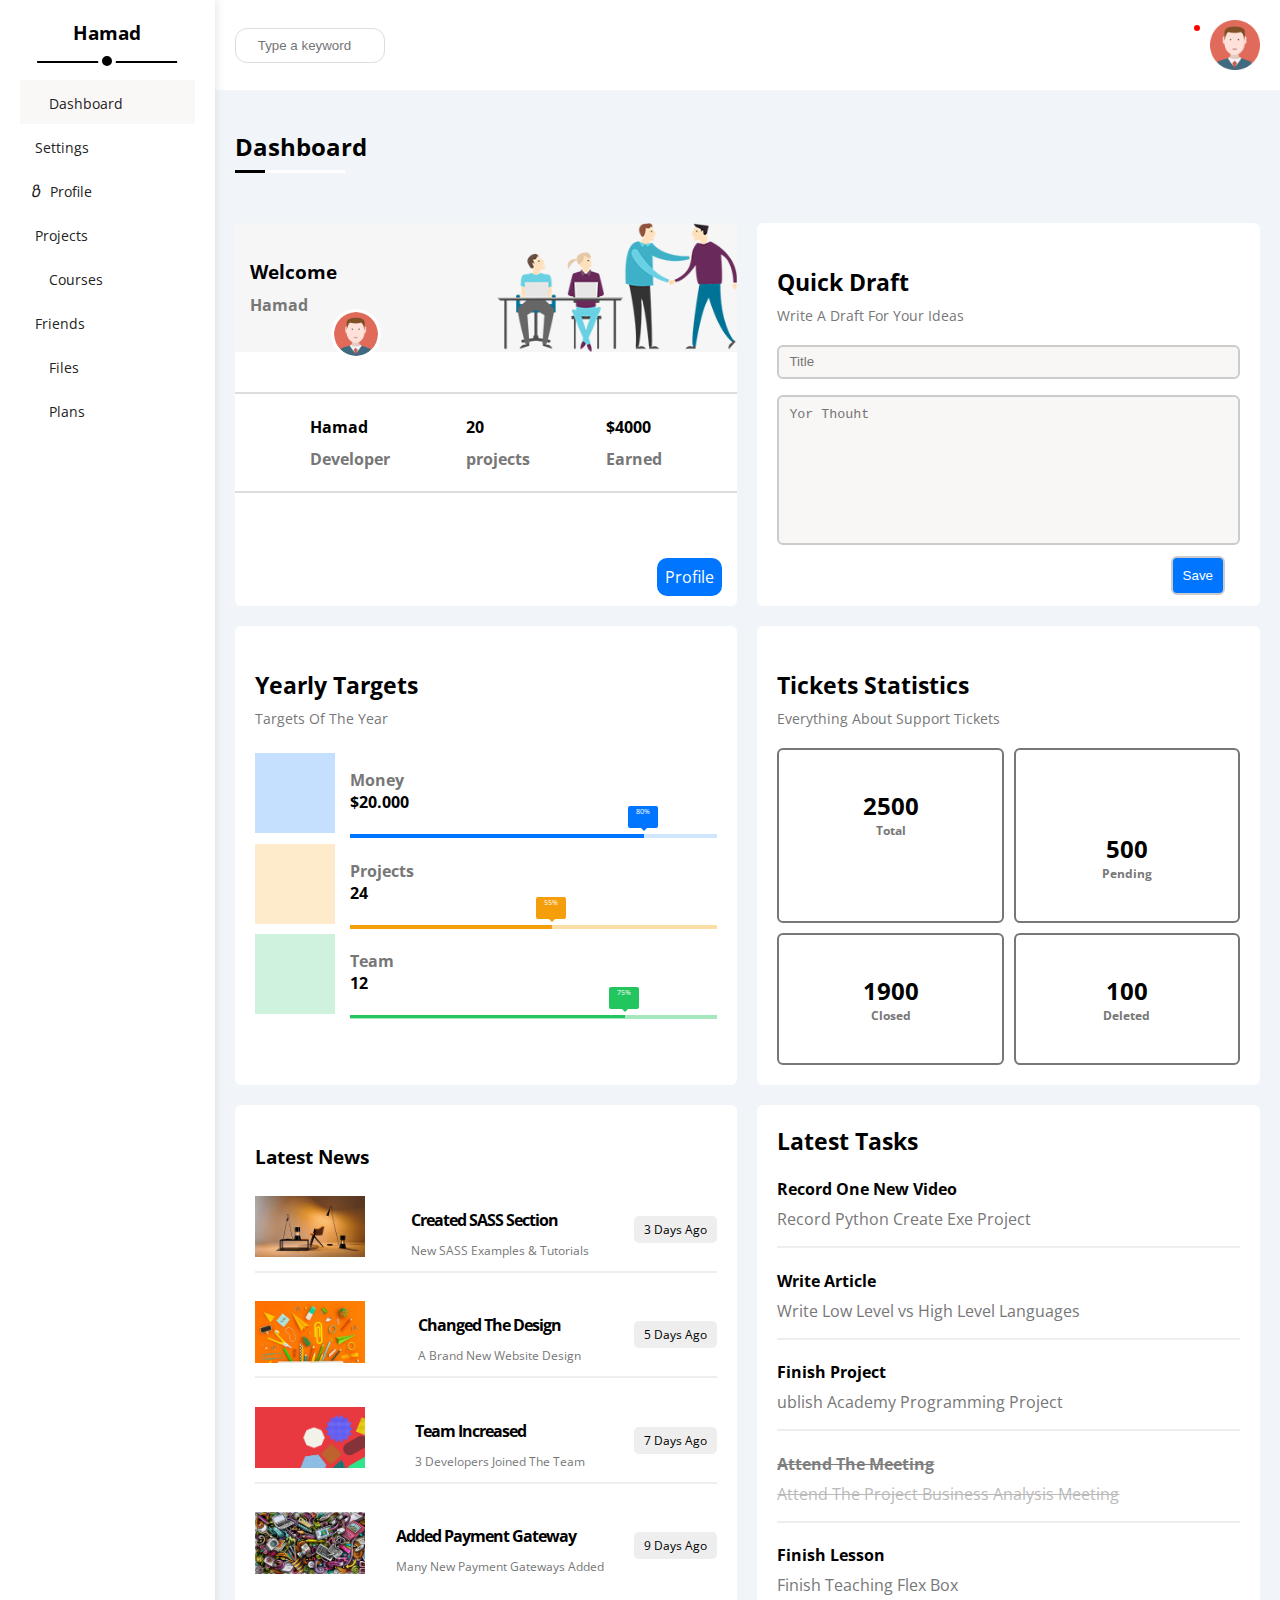
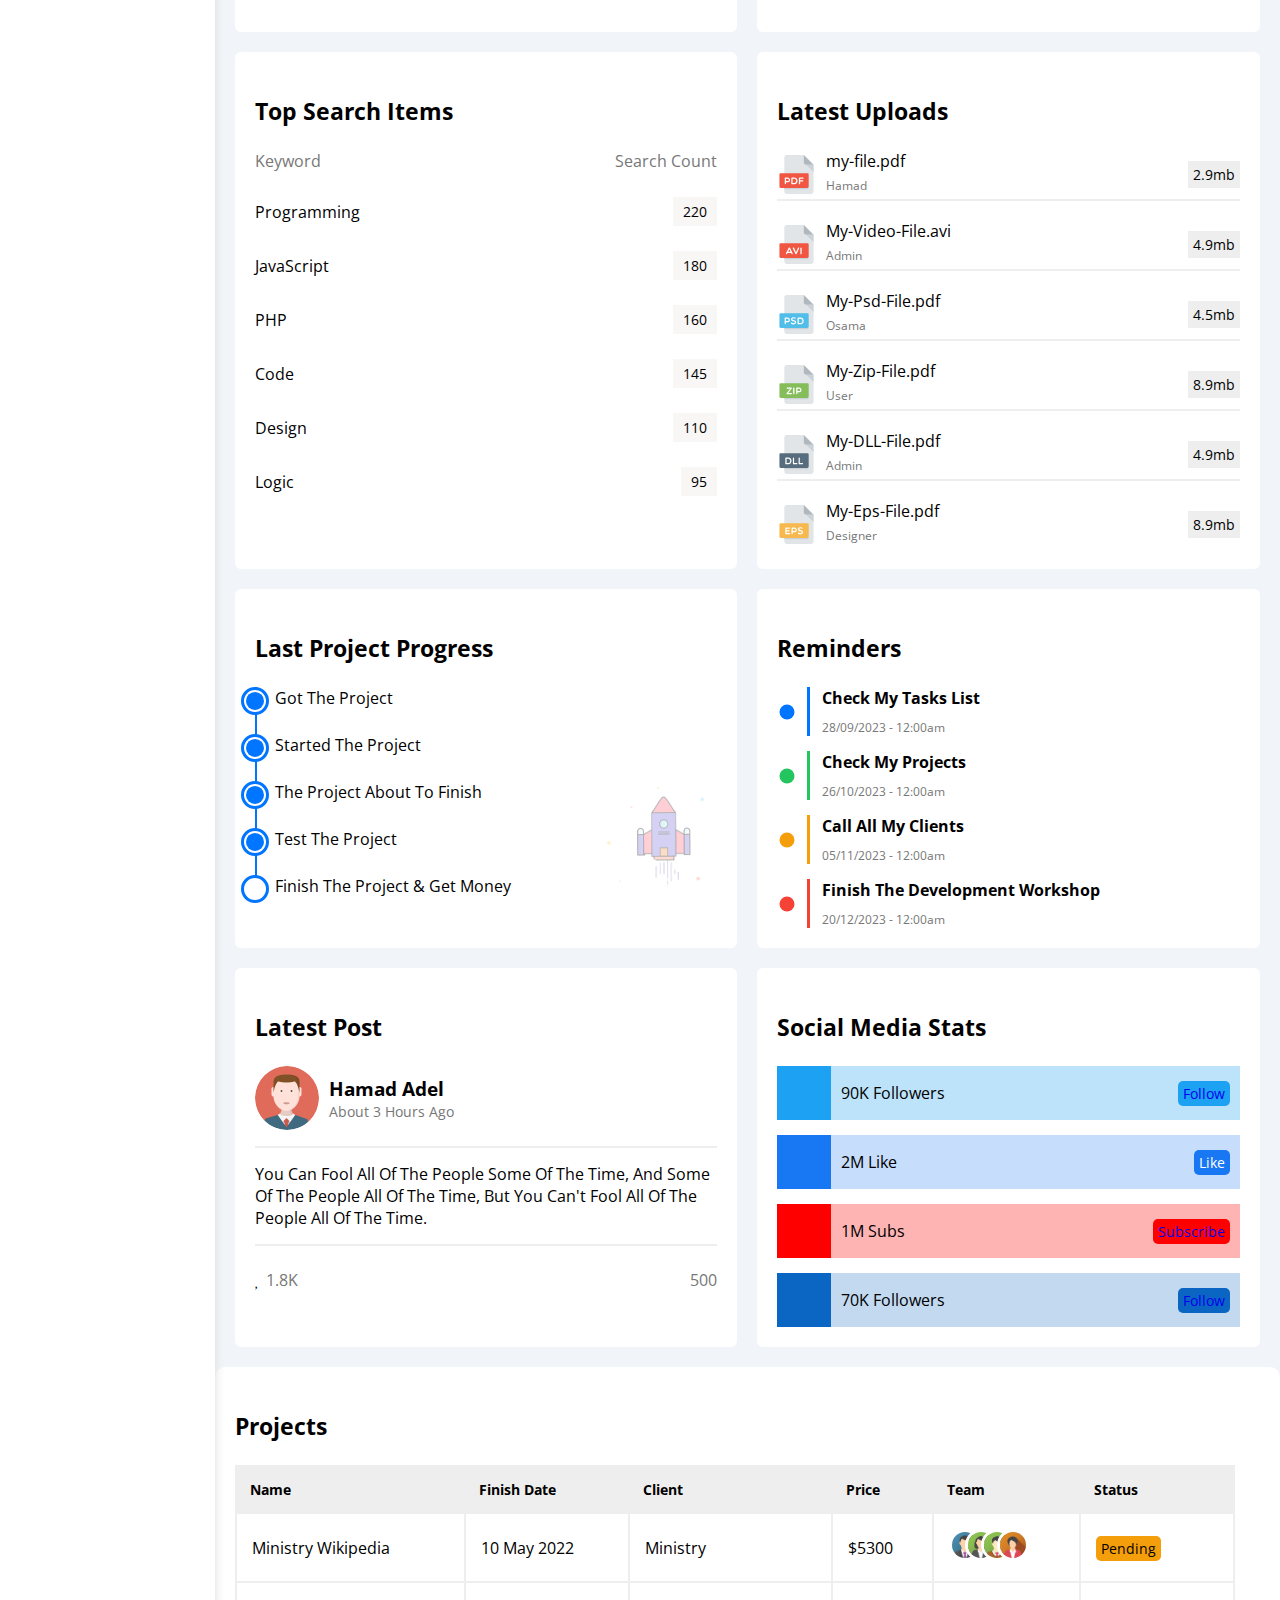
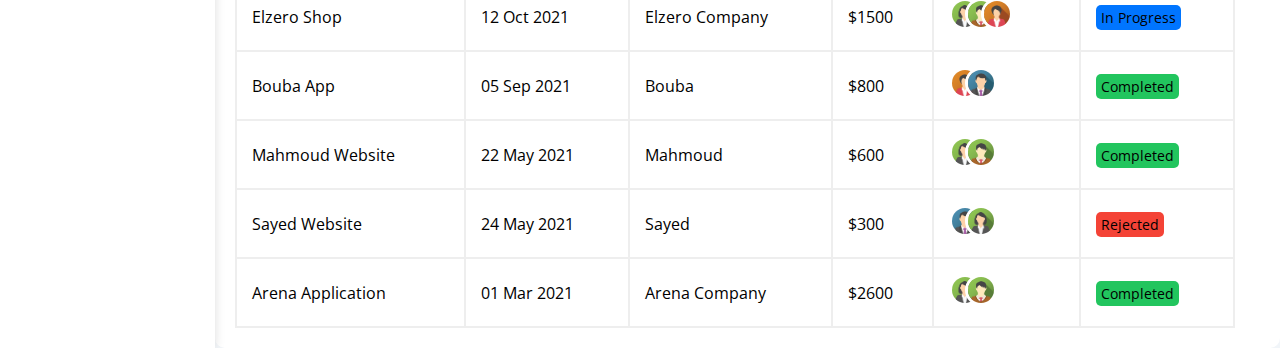
<file: index.html>
<!DOCTYPE html>
<html lang="en">
<head>
    <meta charset="UTF-8">
    <meta http-equiv="X-UA-Compatible" content="IE=edge">
    <meta name="viewport" content="width=device-width, initial-scale=1.0">
    <title>Dashboard</title>
    <link rel="stylesheet" href="css/framework.css">
    <link rel="stylesheet" href="css/master.css">
    <link rel="stylesheet" href="css/all.min.css">
    <link rel="preconnect" href="https://fonts.googleapis.com">
    <link rel="preconnect" href="https://fonts.gstatic.com" crossorigin>
    <link href="https://fonts.googleapis.com/css2?family=Open+Sans:wght@300;400;500;600;700;800&family=Poppins:ital,wght@0,100;0,200;0,300;0,400;0,500;0,600;0,700;0,800;0,900;1,100;1,200;1,300;1,400;1,500;1,600;1,700;1,800;1,900&family=Work+Sans:wght@200;500;700;800;900&display=swap" rel="stylesheet">
    <link rel="stylesheet" href="https://cdnjs.cloudflare.com/ajax/libs/font-awesome/6.4.0/css/all.min.css" integrity="sha512-iecdLmaskl7CVkqkXNQ/ZH/XLlvWZOJyj7Yy7tcenmpD1ypASozpmT/E0iPtmFIB46ZmdtAc9eNBvH0H/ZpiBw==" crossorigin="anonymous" referrerpolicy="no-referrer" />
</head>
<body>
    <div class="page d-flex">
        <div class="sidebar p-20 p-relative">
            <h3>Hamad</h3>
            <ul class="ul">
                <li>
                    <a class="active" href="index.html">
                        <i class="fa-regular fa-chart-bar"></i>
                        <span>Dashboard</span>
                    </a>
                </li>
                <li>
                    <a href="settings.html">
                        <i class="fa-solid fa-gear"></i>
                        <span>Settings</span>
                    </a>
                </li>
                <li>
                    <a href="profile.html">
                        <i class="fa-solid fa-user-alt"></i>
                        <span>Profile</span>
                    </a>
                </li>
                <li>
                    <a href="projects.html">
                        <i class="fa-solid fa-diagram-project"></i>
                        <span>Projects</span>
                    </a>
                </li>
                <li>
                    <a href="courses.html">
                        <i class="fa-solid fa-graduation-cap"></i>
                        <span>Courses</span>
                    </a>
                </li>
                <li>
                    <a href="friends.html">
                        <i class="fa-solid fa-user-group"></i>
                        <span>Friends</span>
                    </a>
                </li>
                <li>
                    <a href="files.html">
                        <i class="fa-regular fa-file"></i>
                        <span>Files</span>
                    </a>
                </li>
                <li>
                    <a href="plans.html">
                        <i class="fa-solid fa-credit-card"></i>
                        <span>Plans</span>
                    </a>
                </li>
            </ul>
        </div>
        <div class="content ">
            <div class="head d-flex align-c justify-s bg-white p-20">
                <form action="">
                    <i class="fa-solid fa-magnifying-glass"></i>
                    <input type="search" placeholder="Type a keyword">
                </form>
                <div class="image-holder d-flex align-c">
                    <i class="fa-regular fa-bell"></i>
                    <img src="images2/avatar.png" alt="">
                </div>
            </div>
            <div class="text p-20">
                <h2>Dashboard</h2>
            </div>  
            <div class="wrapper d-grid p-20 gap-20">
                <div class="welcome bg-white rad-6">
                    <div class="saqf">
                        <div class="txt">
                            <h3>Welcome <span>Hamad</span></h3>
                        </div>
                        <img src="images2/welcome.png" alt="">
                    </div>
                    <div class="image-avatar">
                        <img src="images2/avatar.png" alt="">
                    </div>
                    <div class="info">
                        <div class="name">
                            <h4>Hamad <span>Developer</span></h4>
                        </div>
                        <div class="num-project">
                            <h4>20 <span>projects</span></h4>
                        </div>
                        <div class="earn">
                            <h4>$4000 <span>Earned</span></h4>
                        </div>
                    </div>
                    <a class="rad-10" href="profile.html">Profile</a>
                </div>
                <div class="quick bg-white p-20 rad-6">
                    <div class="saqf-text">
                        <h3>Quick Draft</h3>
                        <p>Write A Draft For Your Ideas</p>
                    </div>
                    <div class="input">
                        <form action="" class="w-full">
                        <input type="text" placeholder="Title">
                        <textarea placeholder="Yor Thouht"></textarea>
                        <input type="submit" value="Save">
                        </form>
                    </div>
                </div>
                <div class="targets bg-white p-20 rad-6">
                    <div class="saqf-text">
                        <h3>Yearly Targets</h3>
                        <p>Targets Of The Year</p>
                    </div>
                    <div class="progresses">
                        <div class="progress">
                            <i class="fa-solid fa-dollar"></i>
                            <div class="info">
                                <h4>Money <span>$20.000</span></h4>
                                <div class="prog">
                                    <span width="80%"></span>
                                </div>
                            </div>
                        </div>
                        <div class="progress">
                            <i class="fa-solid fa-code"></i>
                            <div class="info">
                                <h4>Projects <span>24</span></h4>
                                <div class="prog" width="100%">
                                    <span></span>
                                </div>
                            </div>
                        </div>
                        <div class="progress">
                            <i class="fa-solid fa-user"></i>
                            <div class="info">
                                <h4>Team <span>12</span></h4>
                                <div class="prog">
                                    <span width="80%"></span>
                                </div>
                            </div>
                        </div>
                    </div>
                </div>
                <div class="tickets-statistics bg-white p-20 rad-6">
                    <div class="saqf-text">
                        <h3>Tickets Statistics</h3>
                        <p>Everything About Support Tickets</p>
                        <div class="tickets d-grid">
                            <div class="ticket">
                                <i class="fa-regular fa-rectangle-list fa-2x mb-10 c-orange"></i>
                                <h3>2500 <span>Total</span></h3>
                            </div>
                            <div class="ticket">
                                <i class="fa-solid fa-spinner fa-2x mb-10 c-blue"></i>
                                <h3>500 <span>Pending</span></h3>
                            </div>
                            <div class="ticket">
                                <i class="fa-regular fa-circle-check fa-2x mb-10 c-green"></i>
                                <h3>1900 <span>Closed</span></h3>
                            </div>
                            <div class="ticket">
                                <i class="fa-regular fa-rectangle-xmark fa-2x mb-10 c-red"></i>
                                <h3>100 <span>Deleted</span></h3>
                            </div>
                        </div>
                    </div>
                </div>
                <div class="latest-news p-20 bg-white rad-6">
                    <h3>Latest News</h3>
                    <div class="news">
                        <div class="new">
                            <div class="image">
                                <img src="images2/news-01.png" alt="">
                            </div>
                            <div class="text">
                                <h4>Created SASS Section</h4>
                                <p>New SASS Examples & Tutorials</p>
                            </div>
                            <div class="time"><span>3 Days Ago</span></div>
                        </div>
                        <div class="new">
                            <div class="image">
                                <img src="images2/news-02.png" alt="">
                            </div>
                            <div class="text">
                                <h4>Changed The Design</h4>
                                <p>A Brand New Website Design</p>
                            </div>
                            <div class="time"><span>5 Days Ago</span></div>
                        </div>
                        <div class="new">
                            <div class="image">
                                <div class="image">
                                    <img src="images2/news-03.png" alt="">
                                </div>
                            </div>
                            <div class="text">
                                <h4>Team Increased</h4>
                                <p>3 Developers Joined The Team</p>
                            </div>
                            <div class="time"><span>7 Days Ago</span></div>
                        </div>
                        <div class="new">
                            <div class="image">
                                <img src="images2/news-04.png" alt="">
                            </div>
                            <div class="text">
                                <h4>Added Payment Gateway</h4>
                                <p>Many New Payment Gateways Added</p>
                            </div>
                            <div class="time"><span>9 Days Ago</span></div>
                        </div>
                    </div>
                </div>
                <div class="latest-tasks p-20 bg-white rad-6">
                    <div class="saqf-text">
                        <h3>Latest Tasks</h3>
                    </div>
                    <div class="tasks">
                        <div class="task">
                            <div class="text">
                                <h4>Record One New Video</h4>
                                <p>Record Python Create Exe Project</p>
                            </div>
                            <i class="fa-regular fa-trash-can delete"></i>
                        </div>
                        <div class="task">
                            <div class="text">
                                <h4>Write Article</h4>
                                <p>Write Low Level vs High Level Languages</p>
                            </div>
                            <i class="fa-regular fa-trash-can delete"></i>
                        </div>
                        <div class="task">
                            <div class="text">
                                <h4>Finish Project</h4>
                                <p>ublish Academy Programming Project</p>
                            </div>
                            <i class="fa-regular fa-trash-can delete"></i>
                        </div>
                        <div class="task">
                            <div class="text">
                                <h4><del>Attend The Meeting</del></h4>
                                <p><del>Attend The Project Business Analysis Meeting</del></p>
                            </div>
                            <i class="fa-regular fa-trash-can delete"></i>
                        </div>
                        <div class="task">
                            <div class="text">
                                <h4>Finish Lesson</h4>
                                <p>Finish Teaching Flex Box</p>
                            </div>
                            <i class="fa-regular fa-trash-can delete"></i>
                        </div>
                        
                    </div>
                </div>
                <div class="top-search p-20 bg-white rad-6">
                    <div class="saqf-text">
                        <h3>Top Search Items</h3>
                    </div>
                    <div class="comparative">
                        <div class="comparative-items">
                            <span>Keyword</span>
                            <span>Search Count</span>
                        </div>
                        <div class="copare">
                            <span>Programming</span>
                            <span>220</span>
                        </div>
                        <div class="copare">
                            <span>JavaScript</span>
                            <span>180</span>
                        </div>
                        <div class="copare">
                            <span>PHP</span>
                            <span>160</span>
                        </div>
                        <div class="copare">
                            <span>Code</span>
                            <span>145</span>
                        </div>
                        <div class="copare">
                            <span>Design</span>
                            <span>110</span>
                        </div>
                        <div class="copare">
                            <span>Logic</span>
                            <span>95</span>
                        </div>
                    </div>
                    
                </div>
                <div class="latest-uploads p-20 bg-white rad-6">
                    <div class="saqf-text">
                        <h3>Latest Uploads</h3>
                    </div>
                    <div class="uploads">
                        <div class="upload flex-between">
                            <div class="icontext d-flex align-c ">
                                <img src="images2/pdf.svg" alt="">
                                <div class="info">
                                <span>my-file.pdf</span>
                                <span>Hamad</span>
                                </div>
                            </div>
                            <div class="size">
                                <span>2.9mb</span>
                            </div>
                        </div>
                        <div class="upload flex-between">
                            <div class="icontext d-flex align-c ">
                                <img src="images2/avi.svg" alt="">
                                <div class="info">
                                <span>My-Video-File.avi</span>
                                <span>Admin</span>
                                </div>
                            </div>
                            <div class="size">
                                <span>4.9mb</span>
                            </div>
                        </div>
                        <div class="upload flex-between">
                            <div class="icontext d-flex align-c ">
                                <img src="images2/psd.svg" alt="">
                                <div class="info">
                                <span>My-Psd-File.pdf</span>
                                <span>Osama</span>
                                </div>
                            </div>
                            <div class="size">
                                <span>4.5mb</span>
                            </div>
                        </div>
                        <div class="upload flex-between">
                            <div class="icontext d-flex align-c ">
                                <img src="images2/zip.svg" alt="">
                                <div class="info">
                                <span>My-Zip-File.pdf</span>
                                <span>User</span>
                                </div>
                            </div>
                            <div class="size">
                                <span>8.9mb</span>
                            </div>
                        </div>
                        <div class="upload flex-between">
                            <div class="icontext d-flex align-c ">
                                <img src="images2/dll.svg" alt="">
                                <div class="info">
                                <span>My-DLL-File.pdf</span>
                                <span>Admin</span>
                                </div>
                            </div>
                            <div class="size">
                                <span>4.9mb</span>
                            </div>
                        </div>
                        <div class="upload flex-between">
                            <div class="icontext d-flex align-c ">
                                <img src="images2/eps.svg" alt="">
                                <div class="info">
                                <span>My-Eps-File.pdf</span>
                                <span>Designer</span>
                                </div>
                            </div>
                            <div class="size">
                                <span>8.9mb</span>
                            </div>
                        </div>                                   
                    </div>
                </div>
                <div class="last-project-progress bg-white p-20 rad-6">
                    <div class="saqf-text">
                        <h3>Last Project Progress</h3>
                    </div>
                    <div class="steps d-flex justify-c flex-column gap-20">
                        <div class="step">Got The Project</div>
                        <div class="step">Started The Project</div>
                        <div class="step">The Project About To Finish</div>
                        <div class="step">Test The Project</div>
                        <div class="step">Finish The Project & Get Money</div>
                    </div>
                    
                </div>
                <div class="reminders bg-white rad-6 p-20">
                    <div class="saqf-text">
                        <h3>Reminders</h3>
                    </div>
                    <div class="reminder-items d-flex flex-column justify-c gap-15">
                        <div class="reminder">
                            <span>Check My Tasks List</span>
                            <span>28/09/2023 - 12:00am</span>
                        </div>
                        <div class="reminder">
                            <span>Check My Projects</span>
                            <span>26/10/2023 - 12:00am</span>
                        </div>
                        <div class="reminder">
                            <span> Call All My Clients</span>
                            <span>05/11/2023 - 12:00am</span>
                        </div>
                        <div class="reminder">
                            <span>Finish The Development Workshop</span>
                            <span>20/12/2023 - 12:00am</span>
                        </div>
                    </div>
                </div>
                <div class="latest-post p-20 bg-white rad-6">
                    <div class="saqf-text">
                        <h3>Latest Post</h3>
                    </div>
                    <div class="post">
                        <div class="info d-flex align-c gap-10">
                            <img src="images2/avatar.png" alt="" style="width: 64px; border-radius:50%">
                            <div class="text">
                                <span style="font-size:19px; font-weight: bold;">Hamad Adel</span>
                                <span style="color:#777; font-size:14px;margin: top 6px;">About 3 Hours Ago</span>
                            </div>
                        </div>
                        <div class="content">
                            <p style="border-top:2px solid #eee;border-bottom:2px solid #eee;padding:15px 0;">You Can Fool All Of The People Some Of The Time, And Some Of The People All Of The Time, But You Can't Fool All Of The People All Of The Time.</p>
                            <div class="tafaol flex-between" style="padding: 7px 0;">
                                <div class="likes flex-between gap-6">
                                    <i class="fa-regular fa-heart"></i>
                                    <span style="color: #777;">1.8K</span>
                                </div>
                                <div class="comments flex-between gap-6">
                                    <i class="fa-regular fa-comments"></i>
                                    <span style="color: #777;">500</span>
                                </div>
                            </div>
                        </div>
                    </div>
                    
                </div>
                <div class="social-stats bg-white p-20 rad-6">
                    <div class="saqf-text">
                        <h3>Social Media Stats</h3>
                    </div>
                    <div class="content">
                        <div class="social" style="background-color:#1da0f24b ;">
                            <div class="icon">
                                <i class="fa-brands fa-twitter"style="background-color:#1da1f2"></i>
                                <div class="info">
                                    <span>90K Followers</span>
                                </div>
                            </div>
                            <div class="join">
                                <a class="btn-type" href="#" style="background-color:#1da1f2 ;">Follow</a>
                            </div>
                        </div>
                        <div class="social" style="background-color:#1876f23f">
                            <div class="icon">
                                <i class="fa-brands fa-facebook" style="background-color: #1877f2;"></i>
                                <div class="info">
                                    <span>2M Like</span>
                                </div>
                            </div>
                            <div class="join">
                                <a class="btn-type" href="#" style="background-color:#1877f2; color: white;">Like</a>
                            </div>
                        </div>
                        <div class="social" style="background-color:#ff00004b ;">
                            <div class="icon">
                                <i class="fa-brands fa-youtube" style="background-color:#ff0000;"></i>
                                <div class="info">
                                    <span>1M Subs</span>
                                </div>
                            </div>
                            <div class="join">
                                <a class="btn-type" style="background-color:#ff0000 ;" href="#" >Subscribe</a>
                            </div>
                        </div>
                        <div class="social" style="background-color:#0a66c23f ;">
                            <div class="icon">
                                <i class="fa-brands fa-linkedin" style="background-color:#0a66c2 ;"></i>
                                <div class="info">
                                    <span>70K Followers</span>
                                </div>
                            </div>
                            <div class="join">
                                <a class="btn-type" href="#" style="background-color:#0a66c2 ;">Follow</a>
                            </div>
                        </div>
                    </div>
                </div>
               
            </div>
            <div class="projects-table bg-white rad-10 p-20">
                <div class="saqf-text">
                    <h3>Projects</h3>
                </div>
                <div class="table-responsive">
                    <table>
                        <thead>
                            <tr>
                                <td>Name</td>
                                <td>Finish Date</td>
                                <td>Client</td>
                                <td>Price</td>
                                <td>Team</td>
                                <td>Status</td>
                            </tr>
                        </thead>
                        <tbody>
                            <tr>
                                <td>Ministry Wikipedia</td>
                                <td>10 May 2022</td>
                                <td>Ministry</td>
                                <td>$5300</td>
                                <td>
                                    <img src="images2/team-01.png" alt="">
                                    <img src="images2/team-02.png" alt="">
                                    <img src="images2/team-03.png" alt="">
                                    <img src="images2/team-04.png" alt="">
                                </td>
                                <td>
                                    <span class=" btn-type f-14 bg-orange">Pending</span>
                                </td>
                            </tr>
                            <tr>
                                <td>Elzero Shop</td>
                                <td>12 Oct 2021</td>
                                <td>Elzero Company</td>
                                <td>$1500</td>
                                <td>
                                    <img src="images2/team-02.png" alt="">
                                    <img src="images2/team-03.png" alt="">
                                    <img src="images2/team-04.png" alt="">
                                </td>
                                <td>
                                    <span class=" btn-type f-14 bg-blue">In Progress</span>
                                </td>
                            </tr>
                            <tr>
                                <td>Bouba App</td>
                                <td>05 Sep 2021</td>
                                <td>Bouba</td>
                                <td>$800</td>
                                <td>
                                    <img src="images2/team-04.png" alt="">
                                    <img src="images2/team-01.png" alt="">
                                </td>
                                <td>
                                    <span class=" btn-type f-14 bg-green">Completed</span>
                                </td>
                            </tr>
                            <tr>
                                <td>Mahmoud Website</td>
                                <td>22 May 2021</td>
                                <td>Mahmoud</td>
                                <td>$600</td>
                                <td>
                                    <img src="images2/team-02.png" alt="">
                                    <img src="images2/team-03.png" alt="">
                                </td>
                                <td>
                                    <span class=" btn-type f-14 bg-green">Completed</span>
                                </td>
                            </tr>
                            <tr>
                                <td>Sayed Website</td>
                                <td>24 May 2021</td>
                                <td>Sayed</td>
                                <td>$300</td>
                                <td>
                                    <img src="images2/team-01.png" alt="">
                                    <img src="images2/team-02.png" alt="">
                                </td>
                                <td>
                                    <span class=" btn-type f-14 bg-red">Rejected</span>
                                </td>
                            </tr>
                            <tr>
                                <td>Arena Application</td>
                                <td>01 Mar 2021</td>
                                <td>Arena Company</td>
                                <td>$2600</td>
                                <td>
                                    <img src="images2/team-02.png" alt="">
                                    <img src="images2/team-03.png" alt="">
                                </td>
                                <td>
                                    <span class=" btn-type f-14 bg-green">Completed</span>
                                </td>
                            </tr>
                        </tbody>
                    </table>
                </div>
                
            </div>
        </div>
    </div>
</body>
</html>
</file>
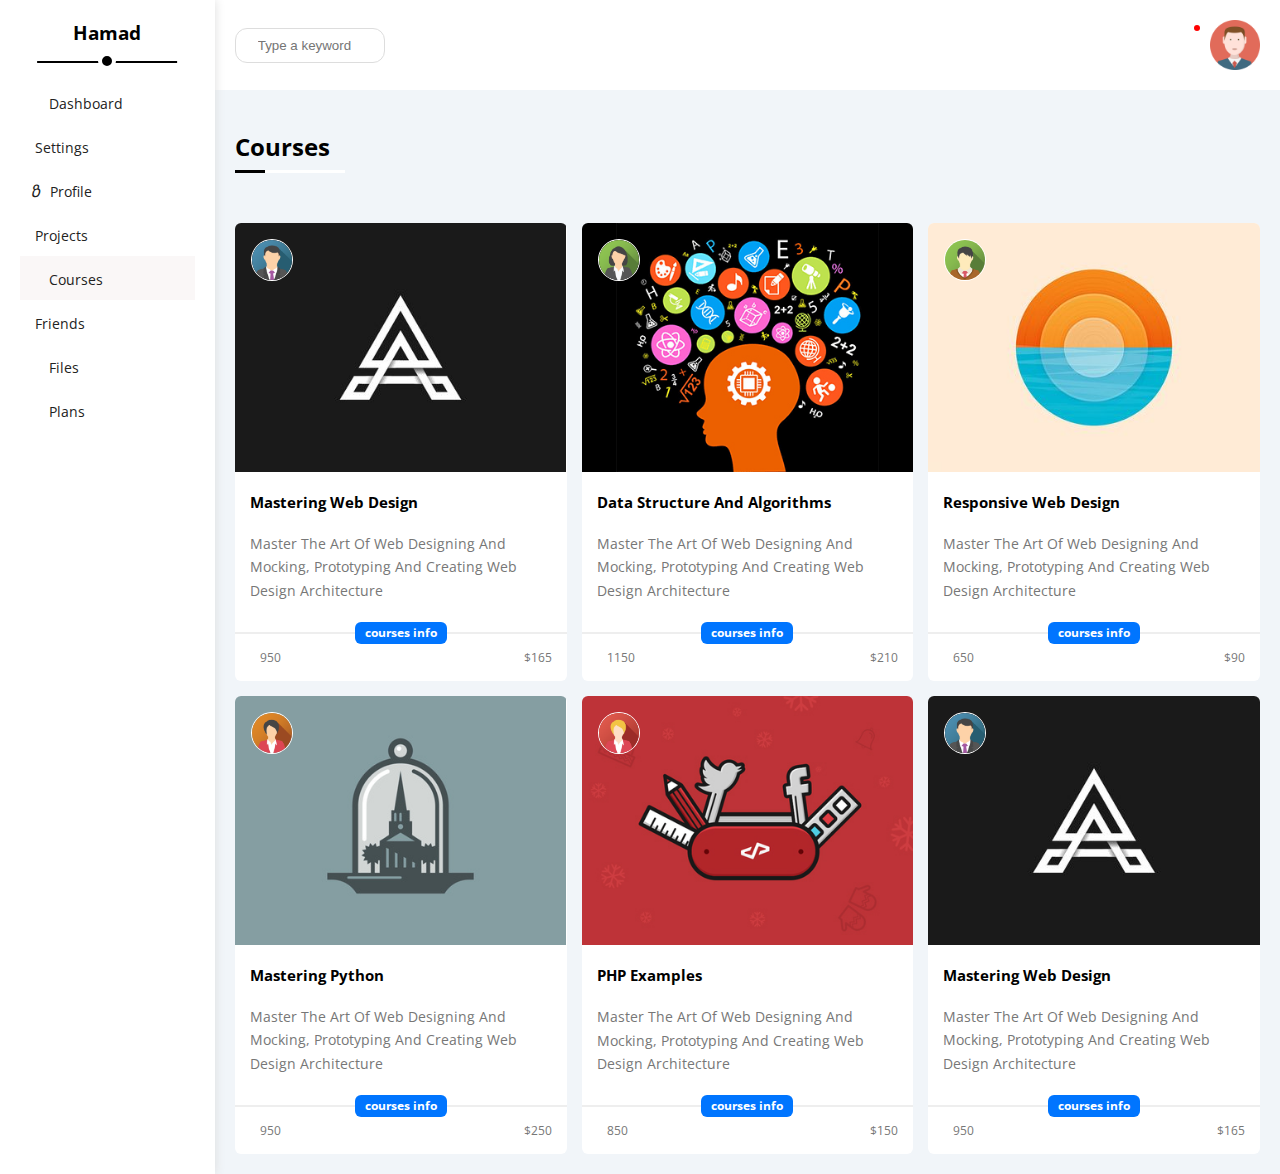
<file: courses.html>
<!DOCTYPE html>
<html lang="en">
<head>
    <meta charset="UTF-8">
    <meta http-equiv="X-UA-Compatible" content="IE=edge">
    <meta name="viewport" content="width=device-width, initial-scale=1.0">
    <title>Courses</title>
    <link rel="stylesheet" href="css/framework.css">
    <link rel="stylesheet" href="css/all.min.css">
    <link rel="stylesheet" href="css/master.css">
    <link rel="preconnect" href="https://fonts.googleapis.com">
    <link rel="preconnect" href="https://fonts.gstatic.com" crossorigin>
    <link href="https://fonts.googleapis.com/css2?family=Open+Sans:wght@300;400;500;600;700;800&family=Poppins:ital,wght@0,100;0,200;0,300;0,400;0,500;0,600;0,700;0,800;0,900;1,100;1,200;1,300;1,400;1,500;1,600;1,700;1,800;1,900&family=Work+Sans:wght@200;500;700;800;900&display=swap" rel="stylesheet">
    <link rel="stylesheet" href="https://cdnjs.cloudflare.com/ajax/libs/font-awesome/6.4.0/css/all.min.css" integrity="sha512-iecdLmaskl7CVkqkXNQ/ZH/XLlvWZOJyj7Yy7tcenmpD1ypASozpmT/E0iPtmFIB46ZmdtAc9eNBvH0H/ZpiBw==" crossorigin="anonymous" referrerpolicy="no-referrer" />
</head>
<body>
    <div class="page d-flex">
        <div class="sidebar p-20 p-relative">
            <h3>Hamad</h3>
            <ul class="ul">
                <li>
                    <a  href="index.html">
                        <i class="fa-regular fa-chart-bar"></i>
                        <span>Dashboard</span>
                    </a>
                </li>
                <li>
                    <a  href="settings.html">
                        <i class="fa-solid fa-gear"></i>
                        <span>Settings</span>
                    </a>
                </li>
                <li>
                    <a  href="profile.html">
                        <i class="fa-solid fa-user-alt"></i>
                        <span>Profile</span>
                    </a>
                </li>
                <li>
                    <a href="projects.html">
                        <i class="fa-solid fa-diagram-project"></i>
                        <span>Projects</span>
                    </a>
                </li>
                <li>
                    <a class="active" href="courses.html">
                        <i class="fa-solid fa-graduation-cap"></i>
                        <span>Courses</span>
                    </a>
                </li>
                <li>
                    <a href="friends.html">
                        <i class="fa-solid fa-user-group"></i>
                        <span>Friends</span>
                    </a>
                </li>
                <li>
                    <a href="files.html">
                        <i class="fa-regular fa-file"></i>
                        <span>Files</span>
                    </a>
                </li>
                <li>
                    <a href="plans.html">
                        <i class="fa-solid fa-credit-card"></i>
                        <span>Plans</span>
                    </a>
                </li>
            </ul>
        </div>
        <div class="content ">
            <div class="head d-flex align-c justify-s bg-white p-20">
                <form action="">
                    <i class="fa-solid fa-magnifying-glass"></i>
                    <input type="search" placeholder="Type a keyword">
                </form>
                <div class="image-holder d-flex align-c">
                    <i class="fa-regular fa-bell"></i>
                    <img src="images2/avatar.png" alt="">
                </div>
            </div>
            <div class="text p-20">
                <h2>Courses</h2>
            </div>
            <div class="courses-mohtaw">
                <div class="mastering">
                    <img src="images2/course-01.jpg" alt="">
                    <div class="text">
                        <h4>Mastering Web Design</h4>
                        <p>Master The Art Of Web Designing And Mocking, Prototyping And Creating Web Design Architecture</p>
                    </div>
                    <div class="info">
                        <div class="person">
                            <i class="fa-regular fa-user"></i>
                            <span> 950</span>
                        </div>
                        <div class="price"><span>$165</span></div>
                        <div class="more-info">
                            courses info
                        </div>
                    </div>
                    <img class="circle" src="images2/team-01.png" alt="">
                </div>
                <div class="structure">
                    <img src="images2/course-02.jpg" alt="">
                    <div class="text">
                        <h4>Data Structure And Algorithms</h4>
                        <p>Master The Art Of Web Designing And Mocking, Prototyping And Creating Web Design Architecture</p>
                    </div>
                    <div class="info">
                        <div class="person">
                            <i class="fa-regular fa-user"></i>
                            <span> 1150</span>
                        </div>
                        <div class="price"><span>$210</span></div>
                        <div class="more-info">
                            courses info
                        </div>
                    </div>
                    <img class="circle" src="images2/team-02.png" alt="">
                </div>
                <div class="mastering">
                    <img src="images2/course-03.jpg" alt="">
                    <div class="text">
                        <h4>Responsive Web Design</h4>
                        <p>Master The Art Of Web Designing And Mocking, Prototyping And Creating Web Design Architecture</p>
                    </div>
                    <div class="info">
                        <div class="person">
                            <i class="fa-regular fa-user"></i>
                            <span> 650</span>
                        </div>
                        <div class="price"><span>$90</span></div>
                        <div class="more-info">
                            courses info
                        </div>
                    </div>
                    <img class="circle" src="images2/team-03.png" alt="">
                </div>
                <div class="mastering">
                    <img src="images2/course-04.jpg" alt="">
                    <div class="text">
                        <h4>Mastering Python</h4>
                        <p>Master The Art Of Web Designing And Mocking, Prototyping And Creating Web Design Architecture</p>
                    </div>
                    <div class="info">
                        <div class="person">
                            <i class="fa-regular fa-user"></i>
                            <span> 950</span>
                        </div>
                        <div class="price"><span>$250</span></div>
                        <div class="more-info">
                            courses info
                        </div>
                    </div>
                    <img class="circle" src="images2/team-04.png" alt="">
                </div>
                <div class="mastering">
                    <img src="images2/course-05.jpg" alt="">
                    <div class="text">
                        <h4>PHP Examples</h4>
                        <p>Master The Art Of Web Designing And Mocking, Prototyping And Creating Web Design Architecture</p>
                    </div>
                    <div class="info">
                        <div class="person">
                            <i class="fa-regular fa-user"></i>
                            <span> 850</span>
                        </div>
                        <div class="price"><span>$150</span></div>
                        <div class="more-info">
                            courses info
                        </div>
                    </div>
                    <img class="circle" src="images2/team-05.png" alt="">
                </div>
                <div class="mastering">
                    <img src="images2/course-01.jpg" alt="">
                    <div class="text">
                        <h4>Mastering Web Design</h4>
                        <p>Master The Art Of Web Designing And Mocking, Prototyping And Creating Web Design Architecture</p>
                    </div>
                    <div class="info">
                        <div class="person">
                            <i class="fa-regular fa-user"></i>
                            <span> 950</span>
                        </div>
                        <div class="price"><span>$165</span></div>
                        <div class="more-info">
                            courses info
                        </div>
                    </div>
                    <img class="circle" src="images2/team-01.png" alt="">
                </div>
            </div>
        </div>
    </div>
</body>
</html>
</file>
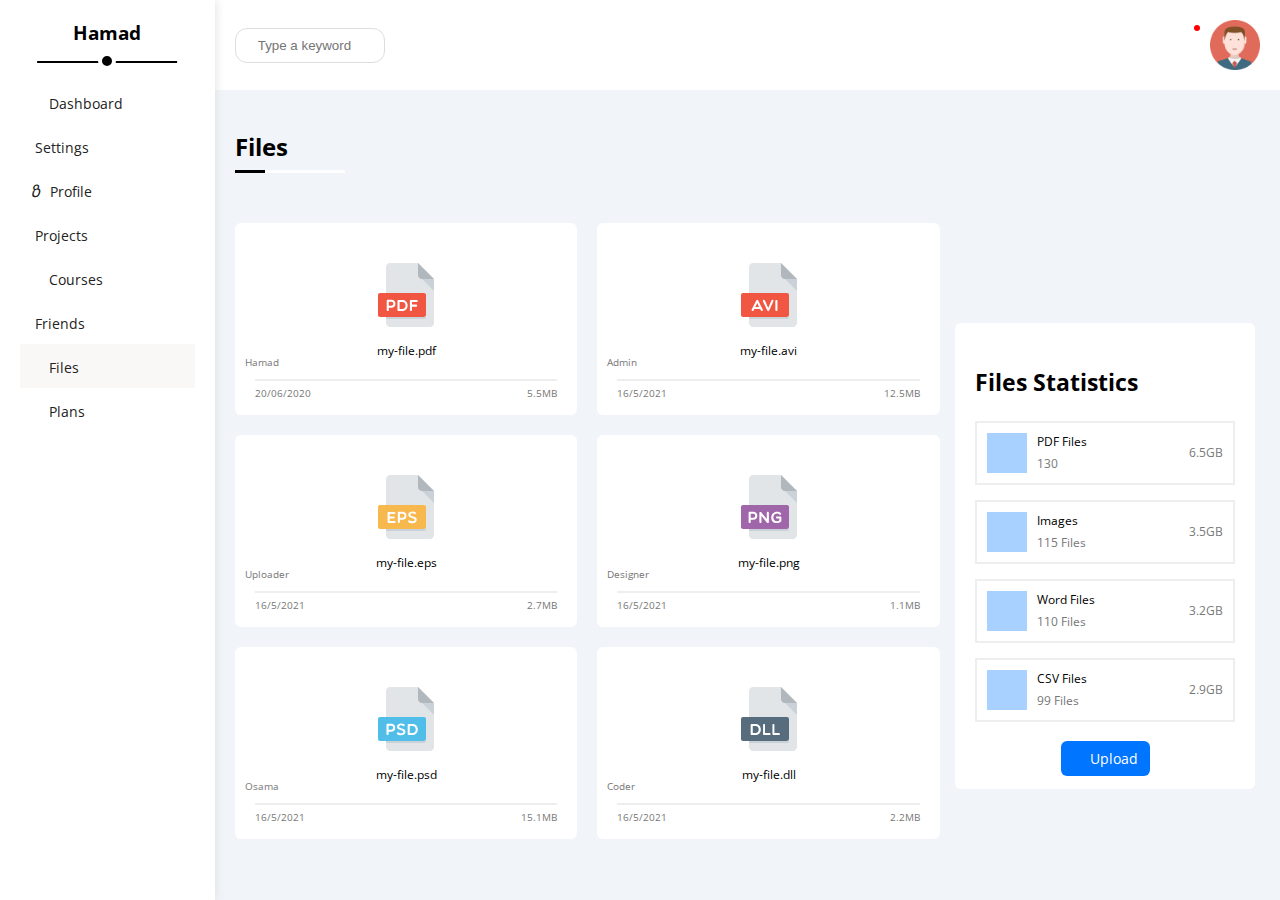
<file: files.html>
<!DOCTYPE html>
<html lang="en">
<head>
    <meta charset="UTF-8">
    <meta http-equiv="X-UA-Compatible" content="IE=edge">
    <meta name="viewport" content="width=device-width, initial-scale=1.0">
    <title>Files</title>
    <link rel="stylesheet" href="css/framework.css">
    <link rel="stylesheet" href="css/all.min.css">
    <link rel="stylesheet" href="css/master.css">
    <link rel="preconnect" href="https://fonts.googleapis.com">
    <link rel="preconnect" href="https://fonts.gstatic.com" crossorigin>
    <link href="https://fonts.googleapis.com/css2?family=Open+Sans:wght@300;400;500;600;700;800&family=Poppins:ital,wght@0,100;0,200;0,300;0,400;0,500;0,600;0,700;0,800;0,900;1,100;1,200;1,300;1,400;1,500;1,600;1,700;1,800;1,900&family=Work+Sans:wght@200;500;700;800;900&display=swap" rel="stylesheet">
    <link rel="stylesheet" href="https://cdnjs.cloudflare.com/ajax/libs/font-awesome/6.4.0/css/all.min.css" integrity="sha512-iecdLmaskl7CVkqkXNQ/ZH/XLlvWZOJyj7Yy7tcenmpD1ypASozpmT/E0iPtmFIB46ZmdtAc9eNBvH0H/ZpiBw==" crossorigin="anonymous" referrerpolicy="no-referrer" />
</head>
<body>
    <div class="page d-flex">
        <div class="sidebar p-20 p-relative">
            <h3>Hamad</h3>
            <ul class="ul">
                <li>
                    <a  href="index.html">
                        <i class="fa-regular fa-chart-bar"></i>
                        <span>Dashboard</span>
                    </a>
                </li>
                <li>
                    <a  href="settings.html">
                        <i class="fa-solid fa-gear"></i>
                        <span>Settings</span>
                    </a>
                </li>
                <li>
                    <a  href="profile.html">
                        <i class="fa-solid fa-user-alt"></i>
                        <span>Profile</span>
                    </a>
                </li>
                <li>
                    <a href="projects.html">
                        <i class="fa-solid fa-diagram-project"></i>
                        <span>Projects</span>
                    </a>
                </li>
                <li>
                    <a href="courses.html">
                        <i class="fa-solid fa-graduation-cap"></i>
                        <span>Courses</span>
                    </a>
                </li>
                <li>
                    <a href="friends.html">
                        <i class="fa-solid fa-user-group"></i>
                        <span>Friends</span>
                    </a>
                </li>
                <li>
                    <a class="active" href="files.html">
                        <i class="fa-regular fa-file"></i>
                        <span>Files</span>
                    </a>
                </li>
                <li>
                    <a href="plans.html">
                        <i class="fa-solid fa-credit-card"></i>
                        <span>Plans</span>
                    </a>
                </li>
            </ul>
        </div>
        <div class="content ">
            <div class="head d-flex align-c justify-s bg-white p-20">
                <form action="">
                    <i class="fa-solid fa-magnifying-glass"></i>
                    <input type="search" placeholder="Type a keyword">
                </form>
                <div class="image-holder d-flex align-c">
                    <i class="fa-regular fa-bell"></i>
                    <img src="images2/avatar.png" alt="">
                </div>
            </div>
            <div class="text p-20">
                <h2>Files</h2>
            </div>
            <div class="files-container d-flex justify-s align-c gap-20">
                <div class="files-mohtaw p-20">
                    <div class="box">
                        <div class="image">
                            <img src="images2/pdf.svg" alt="">
                            <span>my-file.pdf</span>
                            <span>Hamad</span>
                            <div class="download">
                                <i class="fa-solid fa-cloud-download"></i>
                            </div>
                        </div>
                        <div class="info flex-between">
                            <div class="date">
                                <span>20/06/2020</span>
                            </div>
                            <div class="size">
                                <span>5.5MB</span>
                            </div>
                        </div>
                    </div>
                    <div class="box">
                        <div class="image">
                            <img src="images2/avi.svg" alt="">
                            <span>my-file.avi</span>
                            <span>Admin</span>
                            <div class="download">
                                <i class="fa-solid fa-cloud-download"></i>
                            </div>
                        </div>
                        <div class="info flex-between">
                            <div class="date">
                                <span>16/5/2021</span>
                            </div>
                            <div class="size">
                                <span>12.5MB</span>
                            </div>
                        </div>
                    </div>
                    <div class="box">
                        <div class="image">
                            <img src="images2/eps.svg" alt="">
                            <span>my-file.eps</span>
                            <span>Uploader</span>
                            <div class="download">
                                <i class="fa-solid fa-cloud-download"></i>
                            </div>
                        </div>
                        <div class="info flex-between">
                            <div class="date">
                                <span>16/5/2021</span>
                            </div>
                            <div class="size">
                                <span>2.7MB</span>
                            </div>
                        </div>
                    </div>
                    <div class="box">
                        <div class="image">
                            <img src="images2/png.svg" alt="">
                            <span>my-file.png</span>
                            <span>Designer</span>
                            <div class="download">
                                <i class="fa-solid fa-cloud-download"></i>
                            </div>
                        </div>
                        <div class="info flex-between">
                            <div class="date">
                                <span>16/5/2021</span>
                            </div>
                            <div class="size">
                                <span>1.1MB</span>
                            </div>
                        </div>
                    </div>
                    <div class="box">
                        <div class="image">
                            <img src="images2/psd.svg" alt="">
                            <span>my-file.psd</span>
                            <span>Osama</span>
                            <div class="download">
                                <i class="fa-solid fa-cloud-download"></i>
                            </div>
                        </div>
                        <div class="info flex-between">
                            <div class="date">
                                <span>16/5/2021</span>
                            </div>
                            <div class="size">
                                <span>15.1MB</span>
                            </div>
                        </div>
                    </div>
                    <div class="box">
                        <div class="image">
                            <img src="images2/dll.svg" alt="">
                            <span>my-file.dll</span>
                            <span>Coder</span>
                            <div class="download">
                                <i class="fa-solid fa-cloud-download"></i>
                            </div>
                        </div>
                        <div class="info flex-between">
                            <div class="date">
                                <span>16/5/2021</span>
                            </div>
                            <div class="size">
                                <span>2.2MB</span>
                            </div>
                        </div>
                    </div>
                </div>
                <div class="files-stats bg-white p-20">
                    <div class="saqf-text">
                        <h3>Files Statistics</h3>
                    </div>
                    <div class="stats-files">
                        <div class="stat">
                            <div class="icon d-flex align-c gap-10">
                                <i class="fa-regular fa-file-pdf"></i>
                                <div class="text">
                                    <span>PDF Files</span>
                                    <span>130</span>
                                </div>
                            </div>
                            <div class="size"><span>6.5GB</span></div>
                        </div>
                        <div class="stat">
                            <div class="icon d-flex align-c gap-10">
                                <i class="fa-regular fa-images"></i>
                                <div class="text">
                                    <span>Images</span>
                                    <span>115 Files</span>
                                </div>
                            </div>
                            <div class="size"><span>3.5GB</span></div>
                        </div>
                        <div class="stat">
                            <div class="icon d-flex align-c gap-10">
                                <i class="fa-regular fa-file-word"></i>
                                <div class="text">
                                    <span>Word Files</span>
                                    <span>110 Files</span>
                                </div>
                            </div>
                            <div class="size"><span>3.2GB</span></div>
                        </div>
                        <div class="stat">
                            <div class="icon d-flex align-c gap-10">
                                <i class="fa-solid fa-file-csv"></i>
                                <div class="text">
                                    <span>CSV Files</span>
                                    <span>99 Files</span>
                                </div>
                            </div>
                            <div class="size"><span>2.9GB</span></div>
                        </div>
                    </div>
                    <div class="upload">
                        <a href="#">
                            <i class="fa-solid fa-angle-double-up"></i>
                            <span>Upload</span>
                        </a>
                    </div>
                </div>
            </div>
            
        </div>
    </div>
</body>
</html>
</file>
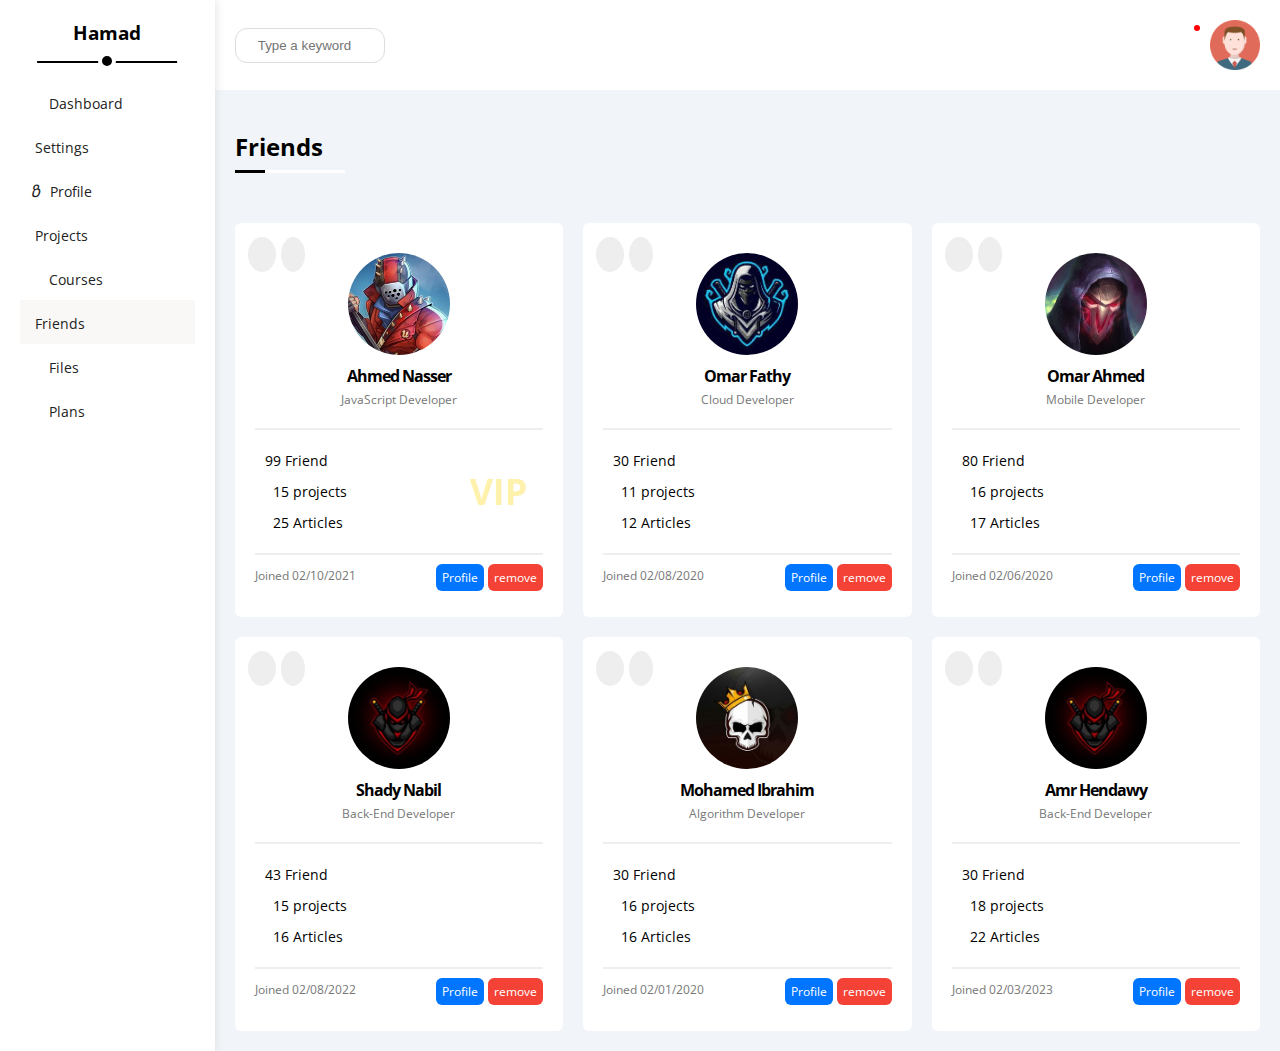
<file: friends.html>
<!DOCTYPE html>
<html lang="en">
<head>
    <meta charset="UTF-8">
    <meta http-equiv="X-UA-Compatible" content="IE=edge">
    <meta name="viewport" content="width=device-width, initial-scale=1.0">
    <title>Friends</title>
    <link rel="stylesheet" href="css/framework.css">
    <link rel="stylesheet" href="css/all.min.css">
    <link rel="stylesheet" href="css/master.css">
    <link rel="preconnect" href="https://fonts.googleapis.com">
    <link rel="preconnect" href="https://fonts.gstatic.com" crossorigin>
    <link href="https://fonts.googleapis.com/css2?family=Open+Sans:wght@300;400;500;600;700;800&family=Poppins:ital,wght@0,100;0,200;0,300;0,400;0,500;0,600;0,700;0,800;0,900;1,100;1,200;1,300;1,400;1,500;1,600;1,700;1,800;1,900&family=Work+Sans:wght@200;500;700;800;900&display=swap" rel="stylesheet">
    <link rel="stylesheet" href="https://cdnjs.cloudflare.com/ajax/libs/font-awesome/6.4.0/css/all.min.css" integrity="sha512-iecdLmaskl7CVkqkXNQ/ZH/XLlvWZOJyj7Yy7tcenmpD1ypASozpmT/E0iPtmFIB46ZmdtAc9eNBvH0H/ZpiBw==" crossorigin="anonymous" referrerpolicy="no-referrer" />
</head>
<body>
    <div class="page d-flex">
        <div class="sidebar p-20 p-relative">
            <h3>Hamad</h3>
            <ul class="ul">
                <li>
                    <a  href="index.html">
                        <i class="fa-regular fa-chart-bar"></i>
                        <span>Dashboard</span>
                    </a>
                </li>
                <li>
                    <a  href="settings.html">
                        <i class="fa-solid fa-gear"></i>
                        <span>Settings</span>
                    </a>
                </li>
                <li>
                    <a  href="profile.html">
                        <i class="fa-solid fa-user-alt"></i>
                        <span>Profile</span>
                    </a>
                </li>
                <li>
                    <a href="projects.html">
                        <i class="fa-solid fa-diagram-project"></i>
                        <span>Projects</span>
                    </a>
                </li>
                <li>
                    <a href="courses.html">
                        <i class="fa-solid fa-graduation-cap"></i>
                        <span>Courses</span>
                    </a>
                </li>
                <li>
                    <a class="active" href="friends.html">
                        <i class="fa-solid fa-user-group"></i>
                        <span>Friends</span>
                    </a>
                </li>
                <li>
                    <a href="files.html">
                        <i class="fa-regular fa-file"></i>
                        <span>Files</span>
                    </a>
                </li>
                <li>
                    <a href="plans.html">
                        <i class="fa-solid fa-credit-card"></i>
                        <span>Plans</span>
                    </a>
                </li>
            </ul>
        </div>
        <div class="content ">
            <div class="head d-flex align-c justify-s bg-white p-20">
                <form action="">
                    <i class="fa-solid fa-magnifying-glass"></i>
                    <input type="search" placeholder="Type a keyword">
                </form>
                <div class="image-holder d-flex align-c">
                    <i class="fa-regular fa-bell"></i>
                    <img src="images2/avatar.png" alt="">
                </div>
            </div>
            <div class="text p-20">
                <h2>Friends</h2>
            </div>
            <div class="friends-mohtawa">
                <div class="box">
                    <div class="image">
                        <div class="commn">
                            <a href="#">
                                <i class="fa-solid fa-phone"></i>
                            </a>
                            <a href="#">
                                <i class="fa-regular fa-envelope"></i>
                            </a>
                        </div>
                        <img src="images2/friend-01.jpg" alt="">
                        <span>Ahmed Nasser</span>
                        <span>JavaScript Developer</span>
                    </div>
                    <div class="info">
                        <div class="inf">
                            <i class="fa-regular fa-face-grin"></i>
                            <span>99 Friend</span>
                        </div>
                        <div class="inf">
                            <i class="fa-solid fa-project-diagram"></i>
                            <span>15 projects</span>
                        </div>
                        <div class="inf">
                            <i class="fa-solid fa-archive"></i>
                            <span>25 Articles</span>
                        </div>
                    </div>
                    <div class="join">
                        <div class="date"><span>Joined 02/10/2021</span></div>
                        <div class="links">
                            <a class="bg-blue rad-6 c-white" href="profile.html">Profile</a>
                            <a class="bg-red rad-6 c-white" href="#">remove</a>
                        </div>
                    </div>
                </div>
                <div class="box">
                    <div class="image">
                        <div class="commn">
                            <a href="#">
                                <i class="fa-solid fa-phone"></i>
                            </a>
                            <a href="#">
                                <i class="fa-regular fa-envelope"></i>
                            </a>
                        </div>
                        <img src="images2/friend-02.jpg" alt="">
                        <span>Omar Fathy</span>
                        <span>Cloud Developer</span>
                    </div>
                    <div class="info">
                        <div class="inf">
                            <i class="fa-regular fa-face-grin"></i>
                            <span>30 Friend</span>
                        </div>
                        <div class="inf">
                            <i class="fa-solid fa-project-diagram"></i>
                            <span>11 projects</span>
                        </div>
                        <div class="inf">
                            <i class="fa-solid fa-archive"></i>
                            <span>12 Articles</span>
                        </div>
                    </div>
                    <div class="join">
                        <div class="date"><span>Joined 02/08/2020</span></div>
                        <div class="links">
                            <a class="bg-blue rad-6 c-white" href="profile.html">Profile</a>
                            <a class="bg-red rad-6 c-white" href="#">remove</a>
                        </div>
                    </div>
                </div>
                <div class="box">
                    <div class="image">
                        <div class="commn">
                            <a href="#">
                                <i class="fa-solid fa-phone"></i>
                            </a>
                            <a href="#">
                                <i class="fa-regular fa-envelope"></i>
                            </a>
                        </div>
                        <img src="images2/friend-03.jpg" alt="">
                        <span>Omar Ahmed</span>
                        <span>Mobile Developer</span>
                    </div>
                    <div class="info">
                        <div class="inf">
                            <i class="fa-regular fa-face-grin"></i>
                            <span>80 Friend</span>
                        </div>
                        <div class="inf">
                            <i class="fa-solid fa-project-diagram"></i>
                            <span>16 projects</span>
                        </div>
                        <div class="inf">
                            <i class="fa-solid fa-archive"></i>
                            <span>17 Articles</span>
                        </div>
                    </div>
                    <div class="join">
                        <div class="date"><span>Joined 02/06/2020</span></div>
                        <div class="links">
                            <a class="bg-blue rad-6 c-white" href="profile.html">Profile</a>
                            <a class="bg-red rad-6 c-white" href="#">remove</a>
                        </div>
                    </div>
                </div>
                <div class="box">
                    <div class="image">
                        <div class="commn">
                            <a href="#">
                                <i class="fa-solid fa-phone"></i>
                            </a>
                            <a href="#">
                                <i class="fa-regular fa-envelope"></i>
                            </a>
                        </div>
                        <img src="images2/friend-04.jpg" alt="">
                        <span>Shady Nabil</span>
                        <span>Back-End Developer</span>
                    </div>
                    <div class="info">
                        <div class="inf">
                            <i class="fa-regular fa-face-grin"></i>
                            <span>43 Friend</span>
                        </div>
                        <div class="inf">
                            <i class="fa-solid fa-project-diagram"></i>
                            <span>15 projects</span>
                        </div>
                        <div class="inf">
                            <i class="fa-solid fa-archive"></i>
                            <span>16 Articles</span>
                        </div>
                    </div>
                    <div class="join">
                        <div class="date"><span>Joined 02/08/2022</span></div>
                        <div class="links">
                            <a class="bg-blue rad-6 c-white" href="profile.html">Profile</a>
                            <a class="bg-red rad-6 c-white" href="#">remove</a>
                        </div>
                    </div>
                </div>
                <div class="box">
                    <div class="image">
                        <div class="commn">
                            <a href="#">
                                <i class="fa-solid fa-phone"></i>
                            </a>
                            <a href="#">
                                <i class="fa-regular fa-envelope"></i>
                            </a>
                        </div>
                        <img src="images2/friend-05.jpg" alt="">
                        <span>Mohamed Ibrahim</span>
                        <span>Algorithm Developer</span>
                    </div>
                    <div class="info">
                        <div class="inf">
                            <i class="fa-regular fa-face-grin"></i>
                            <span>30 Friend</span>
                        </div>
                        <div class="inf">
                            <i class="fa-solid fa-project-diagram"></i>
                            <span>16 projects</span>
                        </div>
                        <div class="inf">
                            <i class="fa-solid fa-archive"></i>
                            <span>16 Articles</span>
                        </div>
                    </div>
                    <div class="join">
                        <div class="date"><span>Joined 02/01/2020</span></div>
                        <div class="links">
                            <a class="bg-blue rad-6 c-white" href="profile.html">Profile</a>
                            <a class="bg-red rad-6 c-white" href="#">remove</a>
                        </div>
                    </div>
                </div>
                <div class="box">
                    <div class="image">
                        <div class="commn">
                            <a href="#">
                                <i class="fa-solid fa-phone"></i>
                            </a>
                            <a href="#">
                                <i class="fa-regular fa-envelope"></i>
                            </a>
                        </div>
                        <img src="images2/friend-04.jpg" alt="">
                        <span>Amr Hendawy</span>
                        <span>Back-End Developer</span>
                    </div>
                    <div class="info">
                        <div class="inf">
                            <i class="fa-regular fa-face-grin"></i>
                            <span>30 Friend</span>
                        </div>
                        <div class="inf">
                            <i class="fa-solid fa-project-diagram"></i>
                            <span>18 projects</span>
                        </div>
                        <div class="inf">
                            <i class="fa-solid fa-archive"></i>
                            <span>22 Articles</span>
                        </div>
                    </div>
                    <div class="join">
                        <div class="date"><span>Joined 02/03/2023</span></div>
                        <div class="links">
                            <a class="bg-blue rad-6 c-white" href="profile.html">Profile</a>
                            <a class="bg-red rad-6 c-white" href="#">remove</a>
                        </div>
                    </div>
                </div>
            </div>
        </div>
    </div>
</body>
</html>
</file>
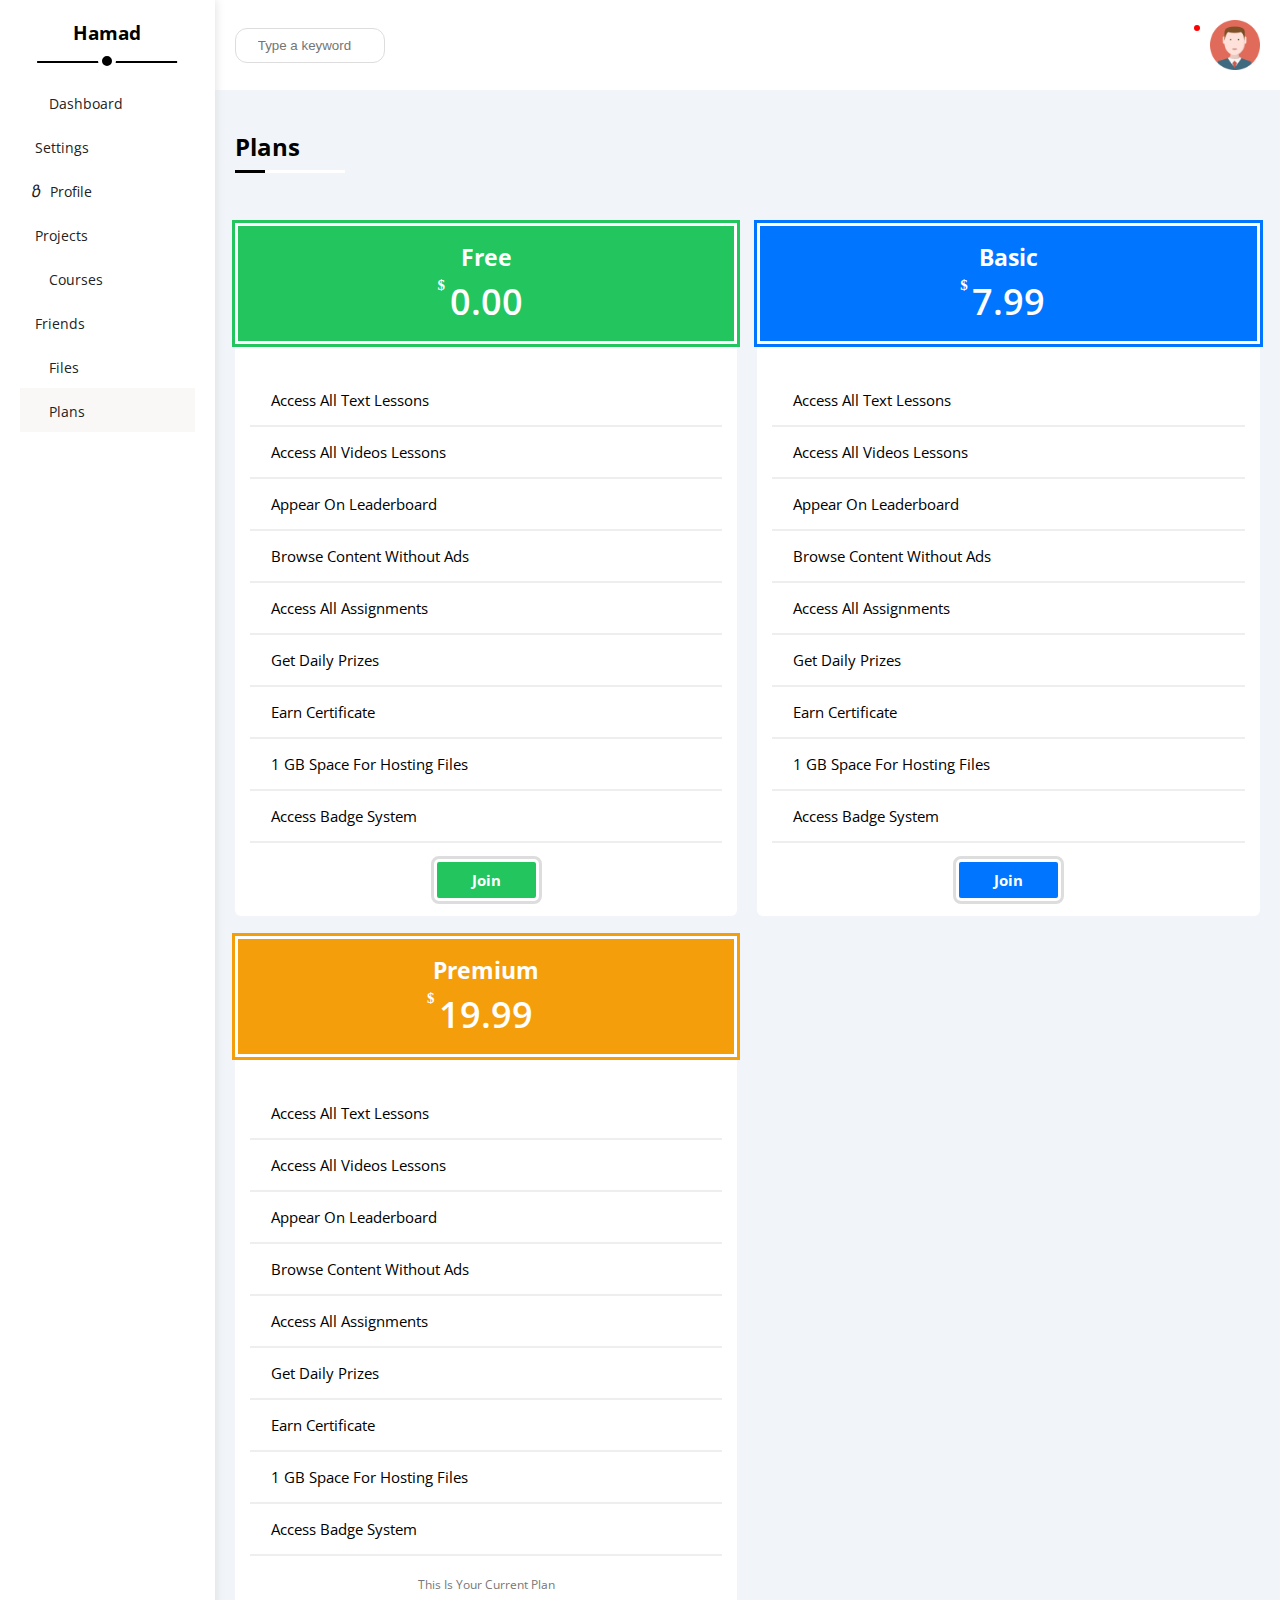
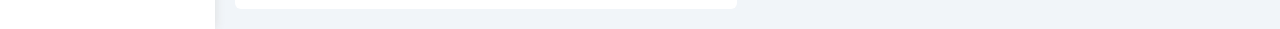
<file: plans.html>
<!DOCTYPE html>
<html lang="en">
<head>
    <meta charset="UTF-8">
    <meta http-equiv="X-UA-Compatible" content="IE=edge">
    <meta name="viewport" content="width=device-width, initial-scale=1.0">
    <title>Plans</title>
    <link rel="stylesheet" href="css/framework.css">
    <link rel="stylesheet" href="css/all.min.css">
    <link rel="stylesheet" href="css/master.css">
    <link rel="preconnect" href="https://fonts.googleapis.com">
    <link rel="preconnect" href="https://fonts.gstatic.com" crossorigin>
    <link href="https://fonts.googleapis.com/css2?family=Open+Sans:wght@300;400;500;600;700;800&family=Poppins:ital,wght@0,100;0,200;0,300;0,400;0,500;0,600;0,700;0,800;0,900;1,100;1,200;1,300;1,400;1,500;1,600;1,700;1,800;1,900&family=Work+Sans:wght@200;500;700;800;900&display=swap" rel="stylesheet">
    <link rel="stylesheet" href="https://cdnjs.cloudflare.com/ajax/libs/font-awesome/6.4.0/css/all.min.css" integrity="sha512-iecdLmaskl7CVkqkXNQ/ZH/XLlvWZOJyj7Yy7tcenmpD1ypASozpmT/E0iPtmFIB46ZmdtAc9eNBvH0H/ZpiBw==" crossorigin="anonymous" referrerpolicy="no-referrer" />
</head>
<body>
    <div class="page d-flex">
        <div class="sidebar p-20 p-relative">
            <h3>Hamad</h3>
            <ul class="ul">
                <li>
                    <a  href="index.html">
                        <i class="fa-regular fa-chart-bar"></i>
                        <span>Dashboard</span>
                    </a>
                </li>
                <li>
                    <a  href="settings.html">
                        <i class="fa-solid fa-gear"></i>
                        <span>Settings</span>
                    </a>
                </li>
                <li>
                    <a  href="profile.html">
                        <i class="fa-solid fa-user-alt"></i>
                        <span>Profile</span>
                    </a>
                </li>
                <li>
                    <a href="projects.html">
                        <i class="fa-solid fa-diagram-project"></i>
                        <span>Projects</span>
                    </a>
                </li>
                <li>
                    <a href="courses.html">
                        <i class="fa-solid fa-graduation-cap"></i>
                        <span>Courses</span>
                    </a>
                </li>
                <li>
                    <a href="friends.html">
                        <i class="fa-solid fa-user-group"></i>
                        <span>Friends</span>
                    </a>
                </li>
                <li>
                    <a href="files.html">
                        <i class="fa-regular fa-file"></i>
                        <span>Files</span>
                    </a>
                </li>
                <li>
                    <a class="active" href="plans.html">
                        <i class="fa-solid fa-credit-card"></i>
                        <span>Plans</span>
                    </a>
                </li>
            </ul>
        </div>
        <div class="content ">
            <div class="head d-flex align-c justify-s bg-white p-20">
                <form action="">
                    <i class="fa-solid fa-magnifying-glass"></i>
                    <input type="search" placeholder="Type a keyword">
                </form>
                <div class="image-holder d-flex align-c">
                    <i class="fa-regular fa-bell"></i>
                    <img src="images2/avatar.png" alt="">
                </div>
            </div>
            <div class="text p-20">
                <h2>Plans</h2>
            </div>
            <div class="plans-mohtawa">
                <div class="box bg-white p-20 rad-6">
                    <div class="saqf bg-green out-green">
                        <h4>Free</h4>
                        <span>0.00</span>
                    </div>
                    <div class="cont">
                        <ul>
                            <li class="green">Access All Text Lessons</li>
                            <li class="green">Access All Videos Lessons</li>
                            <li class="green">Appear On Leaderboard</li>
                            <li>Browse Content Without Ads</li>
                            <li>Access All Assignments</li>
                            <li>Get Daily Prizes</li>
                            <li>Earn Certificate</li>
                            <li>1 GB Space For Hosting Files</li>
                            <li>Access Badge System</li>
                        </ul>
                        <div class="join">
                            <a class="bg-green" href="#">Join</a>
                        </div>
                    </div>
                </div>
                <div class="box bg-white p-20 rad-6 ">
                    <div class="saqf bg-blue out-blue" >
                        <h4>Basic</h4>
                        <span>7.99</span>
                    </div>
                    <div class="cont">
                        <ul>
                            <li class="green">Access All Text Lessons</li>
                            <li class="green">Access All Videos Lessons</li>
                            <li class="green">Appear On Leaderboard</li>
                            <li class="green">Browse Content Without Ads</li>
                            <li class="green">Access All Assignments</li>
                            <li class="green">Get Daily Prizes</li>
                            <li class="green">Earn Certificate</li>
                            <li>1 GB Space For Hosting Files</li>
                            <li>Access Badge System</li>
                        </ul>
                        <div class="join">
                            <a class="bg-blue" href="#">Join</a>
                        </div>
                    </div>
                </div>
                <div class="box bg-white p-20 rad-6 ">
                    <div class="saqf bg-orange out-orange " >
                        <h4>Premium</h4>
                        <span>19.99</span>
                    </div>
                    <div class="cont">
                        <ul>
                            <li class="green">Access All Text Lessons</li>
                            <li class="green">Access All Videos Lessons</li>
                            <li class="green">Appear On Leaderboard</li>
                            <li class="green">Browse Content Without Ads</li>
                            <li class="green">Access All Assignments</li>
                            <li class="green">Get Daily Prizes</li>
                            <li class="green">Earn Certificate</li>
                            <li class="green">1 GB Space For Hosting Files</li>
                            <li class="green">Access Badge System</li>
                        </ul>
                        <div class="join">
                            <span class="f-12">This Is Your Current Plan</span>
                        </div>
                    </div>
                </div>
            </div>
        </div>
    </div>
</body>
</html>
</file>
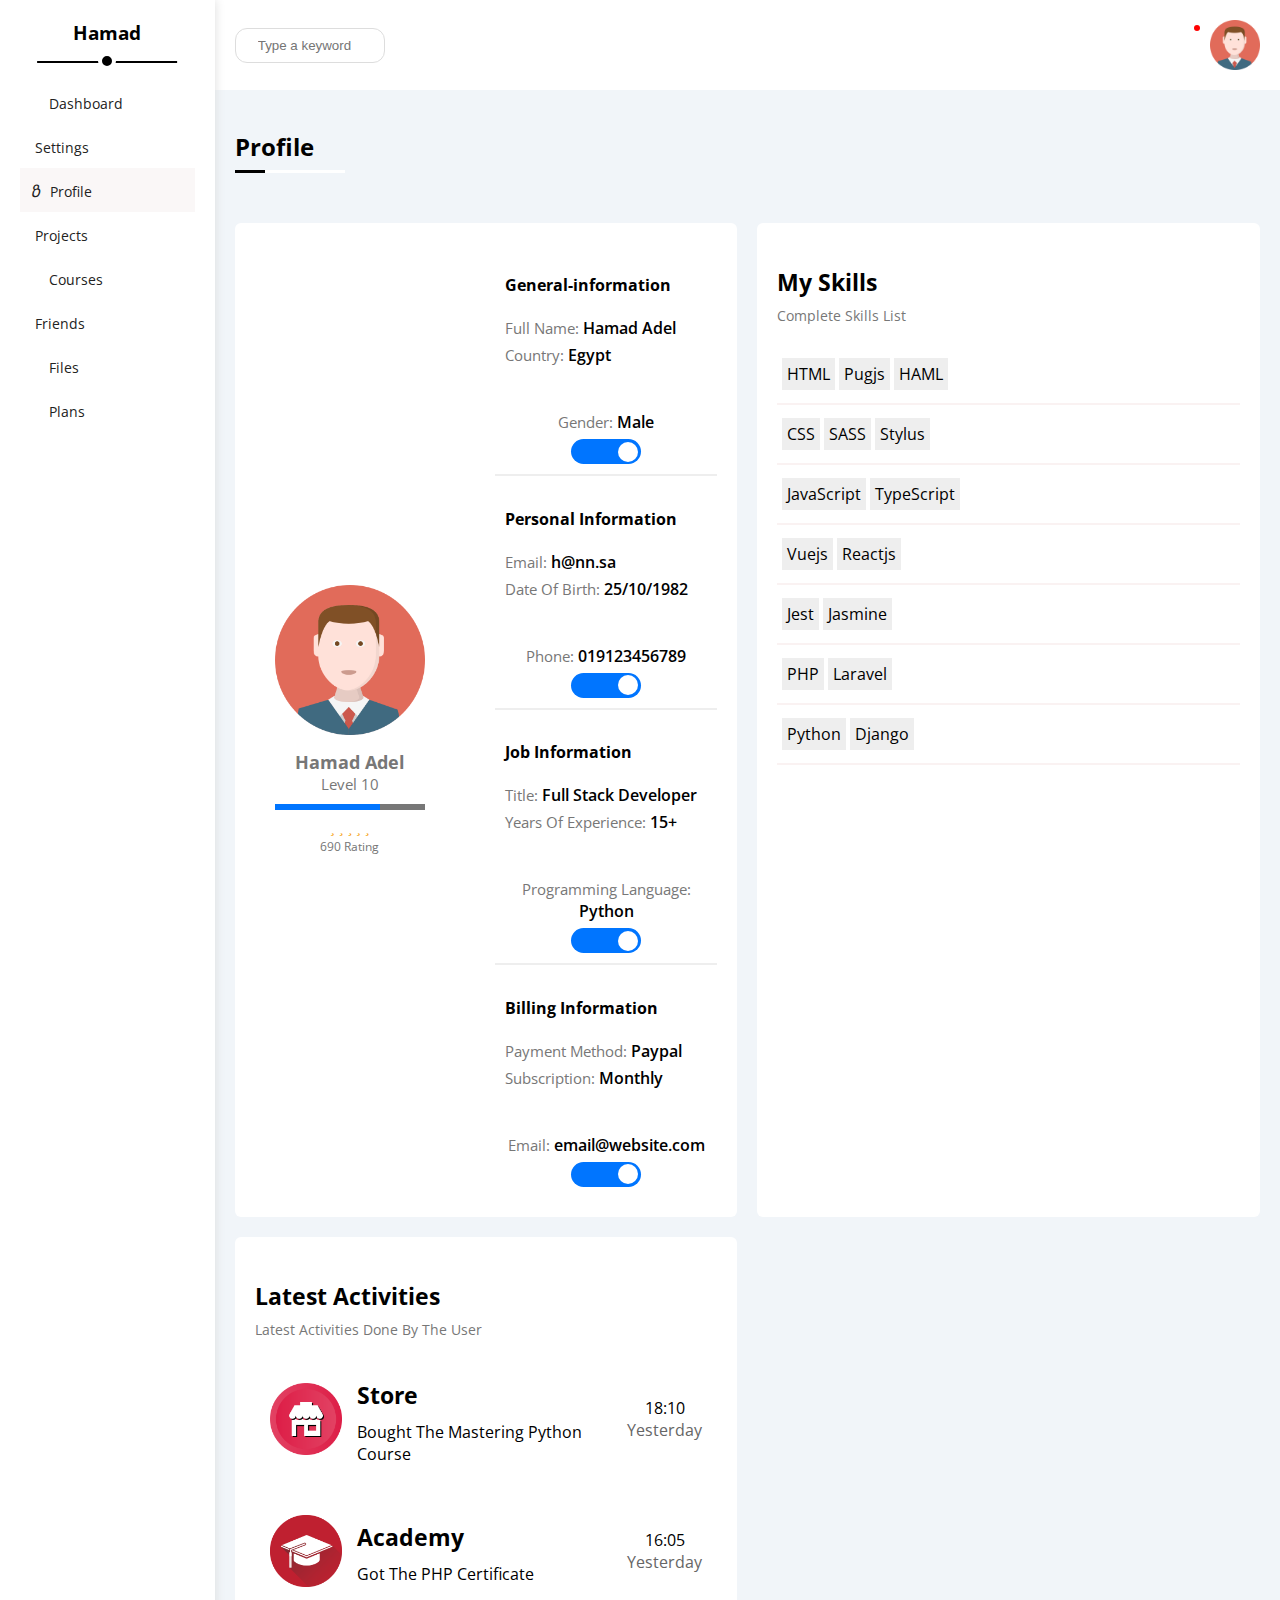
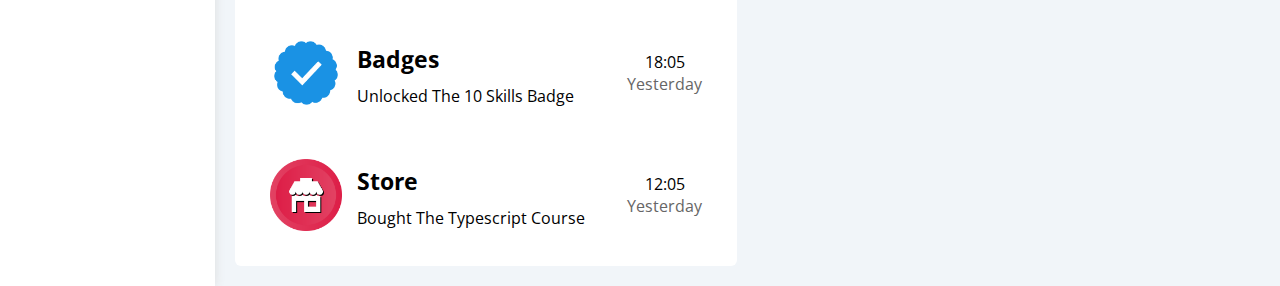
<file: profile.html>
<!DOCTYPE html>
<html lang="en">
<head>
    <meta charset="UTF-8">
    <meta http-equiv="X-UA-Compatible" content="IE=edge">
    <meta name="viewport" content="width=device-width, initial-scale=1.0">
    <title>Profile</title>
    <link rel="stylesheet" href="css/framework.css">
    <link rel="stylesheet" href="css/all.min.css">
    <link rel="stylesheet" href="css/master.css">
    <link rel="preconnect" href="https://fonts.googleapis.com">
    <link rel="preconnect" href="https://fonts.gstatic.com" crossorigin>
    <link href="https://fonts.googleapis.com/css2?family=Open+Sans:wght@300;400;500;600;700;800&family=Poppins:ital,wght@0,100;0,200;0,300;0,400;0,500;0,600;0,700;0,800;0,900;1,100;1,200;1,300;1,400;1,500;1,600;1,700;1,800;1,900&family=Work+Sans:wght@200;500;700;800;900&display=swap" rel="stylesheet">
    <link rel="stylesheet" href="https://cdnjs.cloudflare.com/ajax/libs/font-awesome/6.4.0/css/all.min.css" integrity="sha512-iecdLmaskl7CVkqkXNQ/ZH/XLlvWZOJyj7Yy7tcenmpD1ypASozpmT/E0iPtmFIB46ZmdtAc9eNBvH0H/ZpiBw==" crossorigin="anonymous" referrerpolicy="no-referrer" />
</head>
<body>
    <div class="page d-flex">
        <div class="sidebar p-20 p-relative">
            <h3>Hamad</h3>
            <ul class="ul">
                <li>
                    <a  href="index.html">
                        <i class="fa-regular fa-chart-bar"></i>
                        <span>Dashboard</span>
                    </a>
                </li>
                <li>
                    <a  href="settings.html">
                        <i class="fa-solid fa-gear"></i>
                        <span>Settings</span>
                    </a>
                </li>
                <li>
                    <a class="active" href="profile.html">
                        <i class="fa-solid fa-user-alt"></i>
                        <span>Profile</span>
                    </a>
                </li>
                <li>
                    <a href="projects.html">
                        <i class="fa-solid fa-diagram-project"></i>
                        <span>Projects</span>
                    </a>
                </li>
                <li>
                    <a href="courses.html">
                        <i class="fa-solid fa-graduation-cap"></i>
                        <span>Courses</span>
                    </a>
                </li>
                <li>
                    <a href="friend.html">
                        <i class="fa-solid fa-user-group"></i>
                        <span>Friends</span>
                    </a>
                </li>
                <li>
                    <a href="files.html">
                        <i class="fa-regular fa-file"></i>
                        <span>Files</span>
                    </a>
                </li>
                <li>
                    <a href="plans.html">
                        <i class="fa-solid fa-credit-card"></i>
                        <span>Plans</span>
                    </a>
                </li>
            </ul>
        </div>
        <div class="content ">
            <div class="head d-flex align-c justify-s bg-white p-20">
                <form action="">
                    <i class="fa-solid fa-magnifying-glass"></i>
                    <input type="search" placeholder="Type a keyword">
                </form>
                <div class="image-holder d-flex align-c">
                    <i class="fa-regular fa-bell"></i>
                    <img src="images2/avatar.png" alt="">
                </div>
            </div>
            <div class="text p-20">
                <h2>Profile</h2>
            </div>
            <div class="wrapper-profile d-grid p-20 gap-20">
                <div class="profile-welcome bg-white p-20 rad-6 flex-between gap-10">
                    <div class="image">
                        <img src="images2/avatar.png" alt="">
                        <span>Hamad Adel</span>
                        <span>Level 10</span>
                        <div class="progress">
                            <span style="width: 70%;"></span>
                        </div>
                        <div class="stars">
                            <i class="fa-solid fa-star"></i>
                            <i class="fa-solid fa-star"></i>
                            <i class="fa-solid fa-star"></i>
                            <i class="fa-solid fa-star"></i>
                            <i class="fa-solid fa-star"></i>
                        </div>
                        <span>690 Rating</span>
                    </div>
                    <div class="info">
                        <div class="general-information">
                            <div class="inform">
                                <h4>General-information</h4>
                                <span>Full Name: <span> Hamad Adel</span></span>
                                <span>Country: <span>Egypt</span></span>
                            </div>
                            <div class="toggle">
                                <span>Gender: <span>Male</span></span>
                                <input type="checkbox" id="gender">
                                <label for="gender">
                                    <div></div>
                                </label>
                            </div>
                        </div>
                        <div class="personal-information">
                            <div class="inform">
                                <h4>Personal Information</h4>
                                <span>Email: <span>h@nn.sa</span></span>
                                <span>Date Of Birth: <span>25/10/1982</span></span>
                            </div>
                            <div class="toggle">
                                <span>Phone: <span>019123456789</span></span>
                                <input type="checkbox" id="phone">
                                <label for="phone">
                                    <div></div>
                                </label>
                            </div>
                        </div>
                        <div class="job-information">
                            <div class="inform">
                                <h4>Job Information</h4>
                                <span>Title: <span>Full Stack Developer</span></span>
                                <span>Years Of Experience: <span>15+</span></span>
                            </div>
                            <div class="toggle">
                                <span>Programming Language: <span>Python</span></span>
                                <input type="checkbox" id="lang">
                                <label for="lang">
                                    <div></div>
                                </label>
                            </div>
                        </div>
                        <div class="general-information">
                            <div class="inform">
                                <h4>Billing Information</h4>
                                <span>Payment Method: <span>Paypal</span></span>
                                <span>Subscription: <span>Monthly</span></span>
                            </div>
                            <div class="toggle">
                                <span>Email: <span>email@website.com</span></span>
                                <input type="checkbox" id="em">
                                <label for="em">
                                    <div></div>
                                </label>
                            </div>
                        </div>
                        
                    </div>
                </div>
                <div class="my-skills bg-white p-20 rad-6">
                    <div class="saqf-text">
                        <h3>My Skills</h3>
                        <p>Complete Skills List</p>
                    </div>
                    <div class="cont">
                        <div>
                            <span class="bg-grey-o c-black p-5 ">HTML</span>
                            <span class="bg-grey-o c-black p-5 ">Pugjs</span>
                            <span class="bg-grey-o c-black p-5 ">HAML</span>
                        </div>
                        <div>
                            <span class="bg-grey-o c-black p-5 ">CSS</span>
                            <span class="bg-grey-o c-black p-5 ">SASS</span>
                            <span class="bg-grey-o c-black p-5 ">Stylus</span>
                        </div>
                        <div>
                            <span class="bg-grey-o c-black p-5 ">JavaScript</span>
                            <span class="bg-grey-o c-black p-5 ">TypeScript</span>
                        </div>
                        <div>
                            <span class="bg-grey-o c-black p-5 ">Vuejs</span>
                            <span class="bg-grey-o c-black p-5 ">Reactjs</span>
                        </div>
                        <div>
                            <span class="bg-grey-o c-black p-5 ">Jest</span>
                            <span class="bg-grey-o c-black p-5 ">Jasmine</span>
                        </div>
                        <div>
                            <span class="bg-grey-o c-black p-5 ">PHP</span>
                            <span class="bg-grey-o c-black p-5 ">Laravel</span>
                        </div>
                        <div>
                            <span class="bg-grey-o c-black p-5 ">Python</span>
                            <span class="bg-grey-o c-black p-5 ">Django</span>
                        </div>
                    </div>
                </div>
                <div class="latest-activities bg-white p-20 rad-6">
                    <div class="saqf-text">
                        <h3>Latest Activities</h3>
                        <p>Latest Activities Done By The User</p>
                    </div>
                    <div class="content">
                        <div class="boxes">
                            <div class="box flex-between">
                                <div class="image flex-center gap-10">
                                    <img src="images2/activity-01.png" alt="">
                                    <div class="text">
                                        <h5>Store</h5>
                                        <span>Bought The Mastering Python Course</span>
                                    </div>
                                </div>
                                <div class="time">
                                    <span>18:10</span>
                                    <span>Yesterday</span>
                                </div>
                            </div>
                            <div class="box flex-between">
                                <div class="image flex-center gap-10">
                                    <img src="images2/activity-02.png" alt="">
                                    <div class="text">
                                        <h5>Academy</h5>
                                        <span>Got The PHP Certificate</span>
                                    </div>
                                </div>
                                <div class="time">
                                    <span>16:05</span>
                                    <span>Yesterday</span>
                                </div>
                            </div>
                            <div class="box flex-between">
                                <div class="image flex-center gap-10">
                                    <img src="images2/activity-03.png" alt="">
                                    <div class="text">
                                        <h5>Badges</h5>
                                        <span>Unlocked The 10 Skills Badge</span>
                                    </div>
                                </div>
                                <div class="time">
                                    <span>18:05</span>
                                    <span>Yesterday</span>
                                </div>
                            </div>
                            <div class="box flex-between">
                                <div class="image flex-center gap-10">
                                    <img src="images2/activity-01.png" alt="">
                                    <div class="text">
                                        <h5>Store</h5>
                                        <span>Bought The Typescript Course</span>
                                    </div>
                                </div>
                                <div class="time">
                                    <span>12:05</span>
                                    <span>Yesterday</span>
                                </div>
                            </div>
                        </div>
                    </div>
                </div>
            </div>
            
        </div>
    </div>
</body>
</html>
</file>
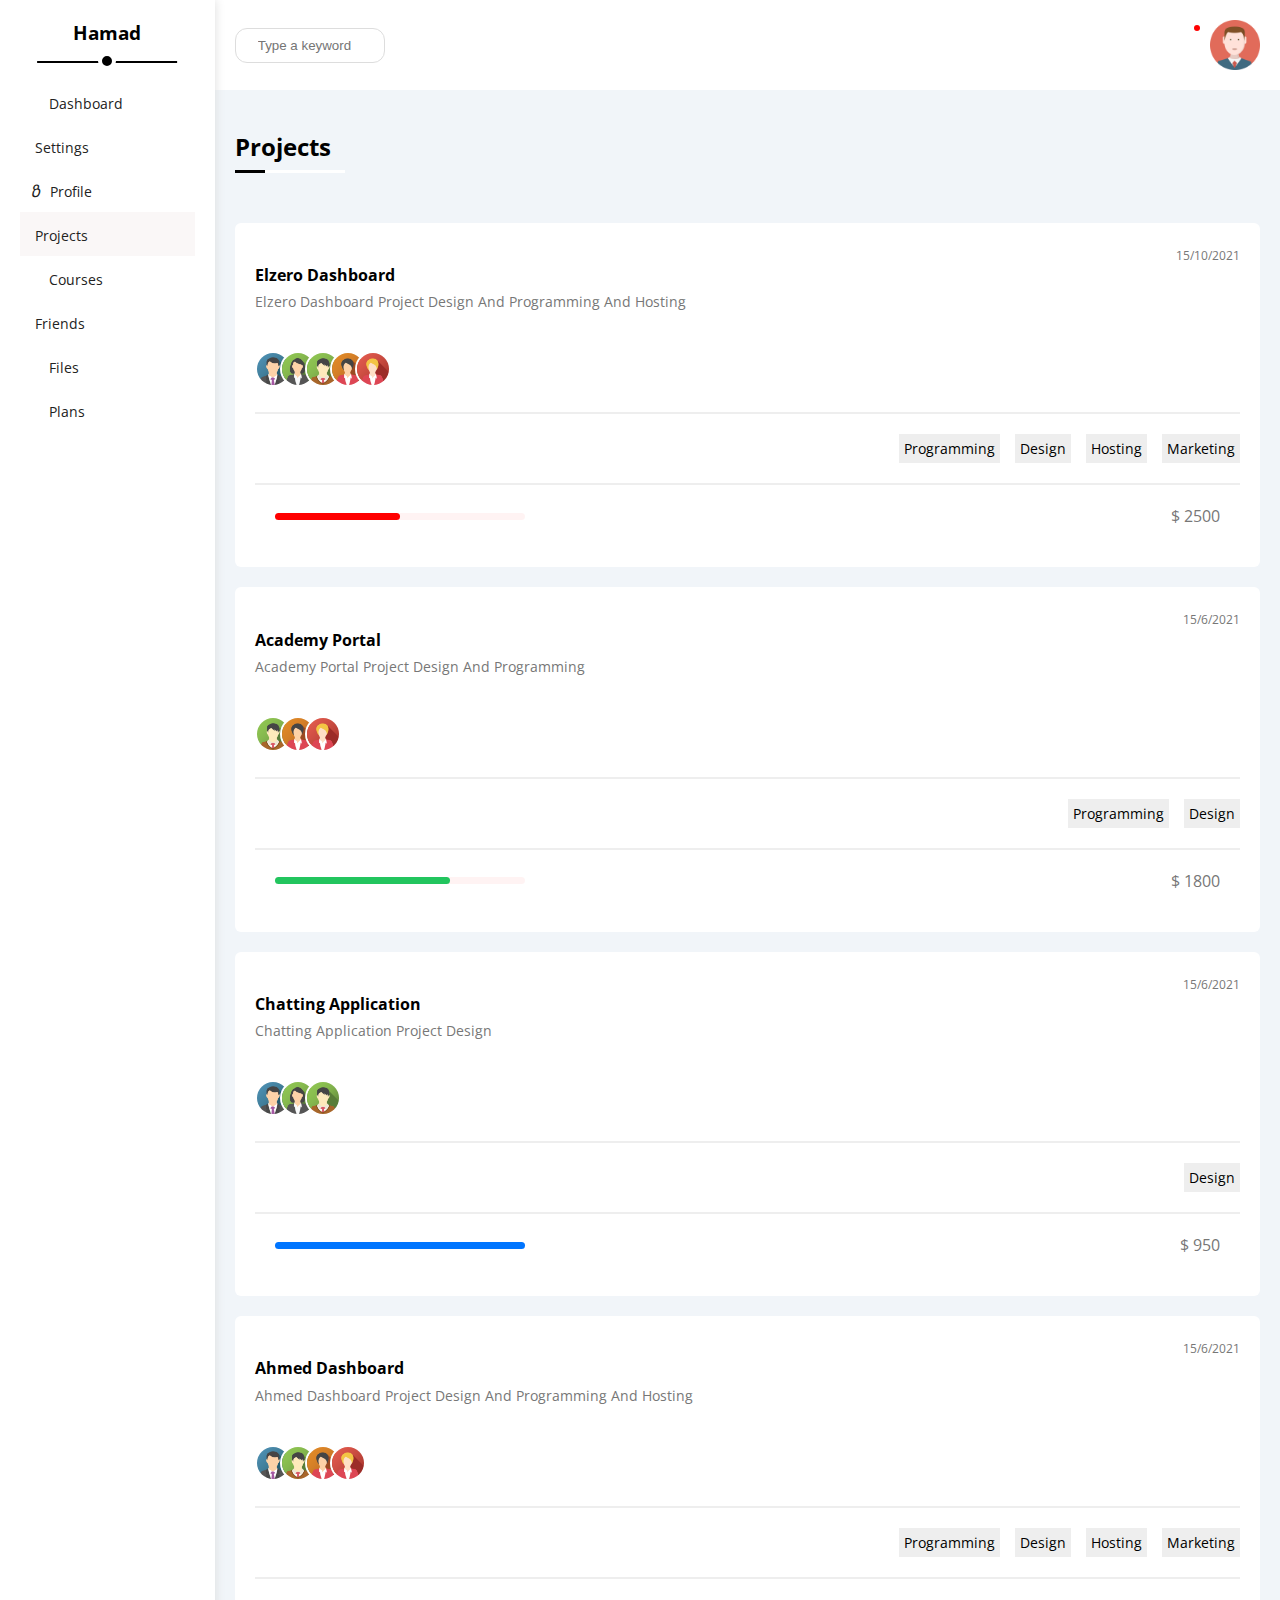
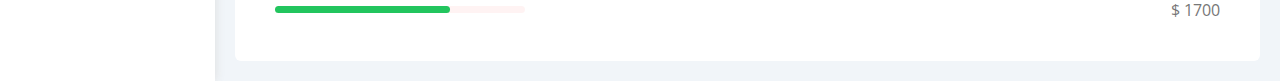
<file: projects.html>
<!DOCTYPE html>
<html lang="en">
<head>
    <meta charset="UTF-8">
    <meta http-equiv="X-UA-Compatible" content="IE=edge">
    <meta name="viewport" content="width=device-width, initial-scale=1.0">
    <title>Projects</title>
    <link rel="stylesheet" href="css/framework.css">
    <link rel="stylesheet" href="css/all.min.css">
    <link rel="stylesheet" href="css/master.css">
    <link rel="preconnect" href="https://fonts.googleapis.com">
    <link rel="preconnect" href="https://fonts.gstatic.com" crossorigin>
    <link href="https://fonts.googleapis.com/css2?family=Open+Sans:wght@300;400;500;600;700;800&family=Poppins:ital,wght@0,100;0,200;0,300;0,400;0,500;0,600;0,700;0,800;0,900;1,100;1,200;1,300;1,400;1,500;1,600;1,700;1,800;1,900&family=Work+Sans:wght@200;500;700;800;900&display=swap" rel="stylesheet">
    <link rel="stylesheet" href="https://cdnjs.cloudflare.com/ajax/libs/font-awesome/6.4.0/css/all.min.css" integrity="sha512-iecdLmaskl7CVkqkXNQ/ZH/XLlvWZOJyj7Yy7tcenmpD1ypASozpmT/E0iPtmFIB46ZmdtAc9eNBvH0H/ZpiBw==" crossorigin="anonymous" referrerpolicy="no-referrer" />
</head>
<body>
    <div class="page d-flex">
        <div class="sidebar p-20 p-relative">
            <h3>Hamad</h3>
            <ul class="ul">
                <li>
                    <a  href="index.html">
                        <i class="fa-regular fa-chart-bar"></i>
                        <span>Dashboard</span>
                    </a>
                </li>
                <li>
                    <a  href="settings.html">
                        <i class="fa-solid fa-gear"></i>
                        <span>Settings</span>
                    </a>
                </li>
                <li>
                    <a  href="profile.html">
                        <i class="fa-solid fa-user-alt"></i>
                        <span>Profile</span>
                    </a>
                </li>
                <li>
                    <a class="active" href="projects.html">
                        <i class="fa-solid fa-diagram-project"></i>
                        <span>Projects</span>
                    </a>
                </li>
                <li>
                    <a href="courses.html">
                        <i class="fa-solid fa-graduation-cap"></i>
                        <span>Courses</span>
                    </a>
                </li>
                <li>
                    <a href="friends.html">
                        <i class="fa-solid fa-user-group"></i>
                        <span>Friends</span>
                    </a>
                </li>
                <li>
                    <a href="files.html">
                        <i class="fa-regular fa-file"></i>
                        <span>Files</span>
                    </a>
                </li>
                <li>
                    <a href="plans.html">
                        <i class="fa-solid fa-credit-card"></i>
                        <span>Plans</span>
                    </a>
                </li>
            </ul>
        </div>
        <div class="content ">
            <div class="head d-flex align-c justify-s bg-white p-20">
                <form action="">
                    <i class="fa-solid fa-magnifying-glass"></i>
                    <input type="search" placeholder="Type a keyword">
                </form>
                <div class="image-holder d-flex align-c">
                    <i class="fa-regular fa-bell"></i>
                    <img src="images2/avatar.png" alt="">
                </div>
            </div>
            <div class="text p-20">
                <h2>Projects</h2>
            </div>
            <div class="proj-wrapper d-grid p-20 gap-20">
                <div class="dashbo bg-white p-20 rad-6">
                    <div class="saqf-text d-flex justify-s">
                        <div>
                            <h4>Elzero Dashboard</h4>
                            <p>Elzero Dashboard Project Design And Programming And Hosting</p>
                        </div>
                        <div>
                            <span class="c-grey f-12">15/10/2021</span>
                        </div>
                    </div>
                    <div class="images">
                        <img src="images2/team-01.png" alt="">
                        <img src="images2/team-02.png" alt="">
                        <img src="images2/team-03.png" alt="">
                        <img src="images2/team-04.png" alt="">
                        <img src="images2/team-05.png" alt="">
                    </div>
                    <div class="services">
                        <span class="bg-grey-o p-5">Programming</span>
                        <span class="bg-grey-o p-5">Design</span>
                        <span class="bg-grey-o p-5">Hosting</span>
                        <span class="bg-grey-o p-5">Marketing</span>
                    </div>
                    <div class="quality flex-between p-20">
                        <div class="progress">
                            <span style="width:50%;"></span>
                        </div>
                        <div class="salary">
                            <span class="c-grey">$ 2500</span>
                        </div>
                    </div>
                </div>
                <div class="dashbo bg-white p-20 rad-6">
                    <div class="saqf-text d-flex justify-s">
                        <div>
                            <h4>Academy Portal</h4>
                            <p>Academy Portal Project Design And Programming</p>
                        </div>
                        <div>
                            <span class="c-grey f-12">15/6/2021</span>
                        </div>
                    </div>
                    <div class="images">
                        <img src="images2/team-03.png" alt="">
                        <img src="images2/team-04.png" alt="">
                        <img src="images2/team-05.png" alt="">
                    </div>
                    <div class="services">
                        <span class="bg-grey-o p-5">Programming</span>
                        <span class="bg-grey-o p-5">Design</span>
                    </div>
                    <div class="quality flex-between p-20">
                        <div class="progress">
                            <span style="width:70%;background-color: var(--green-color);"></span>
                        </div>
                        <div class="salary">
                            <span class="c-grey">$ 1800</span>
                        </div>
                    </div>
                </div>
                <div class="dashbo bg-white p-20 rad-6">
                    <div class="saqf-text d-flex justify-s">
                        <div>
                            <h4>Chatting Application</h4>
                            <p>Chatting Application Project Design</p>
                        </div>
                        <div>
                            <span class="c-grey f-12">15/6/2021</span>
                        </div>
                    </div>
                    <div class="images">
                        <img src="images2/team-01.png" alt="">
                        <img src="images2/team-02.png" alt="">
                        <img src="images2/team-03.png" alt="">
                    </div>
                    <div class="services">
                        <span class="bg-grey-o p-5">Design</span>
                    </div>
                    <div class="quality flex-between p-20">
                        <div class="progress">
                            <span style="width:100%;background-color: var(--blue-color);"></span>
                        </div>
                        <div class="salary">
                            <span class="c-grey">$ 950</span>
                        </div>
                    </div>
                </div>
                <div class="dashbo bg-white p-20 rad-6">
                    <div class="saqf-text d-flex justify-s">
                        <div>
                            <h4>Ahmed Dashboard</h4>
                            <p>Ahmed Dashboard Project Design And Programming And Hosting</p>
                        </div>
                        <div>
                            <span class="c-grey f-12">15/6/2021</span>
                        </div>
                    </div>
                    <div class="images">
                        <img src="images2/team-01.png" alt="">
                        <img src="images2/team-03.png" alt="">
                        <img src="images2/team-04.png" alt="">
                        <img src="images2/team-05.png" alt="">
                    </div>
                    <div class="services">
                        <span class="bg-grey-o p-5">Programming</span>
                        <span class="bg-grey-o p-5">Design</span>
                        <span class="bg-grey-o p-5">Hosting</span>
                        <span class="bg-grey-o p-5">Marketing</span>
                    </div>
                    <div class="quality flex-between p-20">
                        <div class="progress">
                            <span style="width:70%;background-color: var(--green-color);"></span>
                        </div>
                        <div class="salary">
                            <span class="c-grey">$ 1700</span>
                        </div>
                    </div>
                </div>
            </div>
        </div>
    </div>
</body>
</html>
</file>
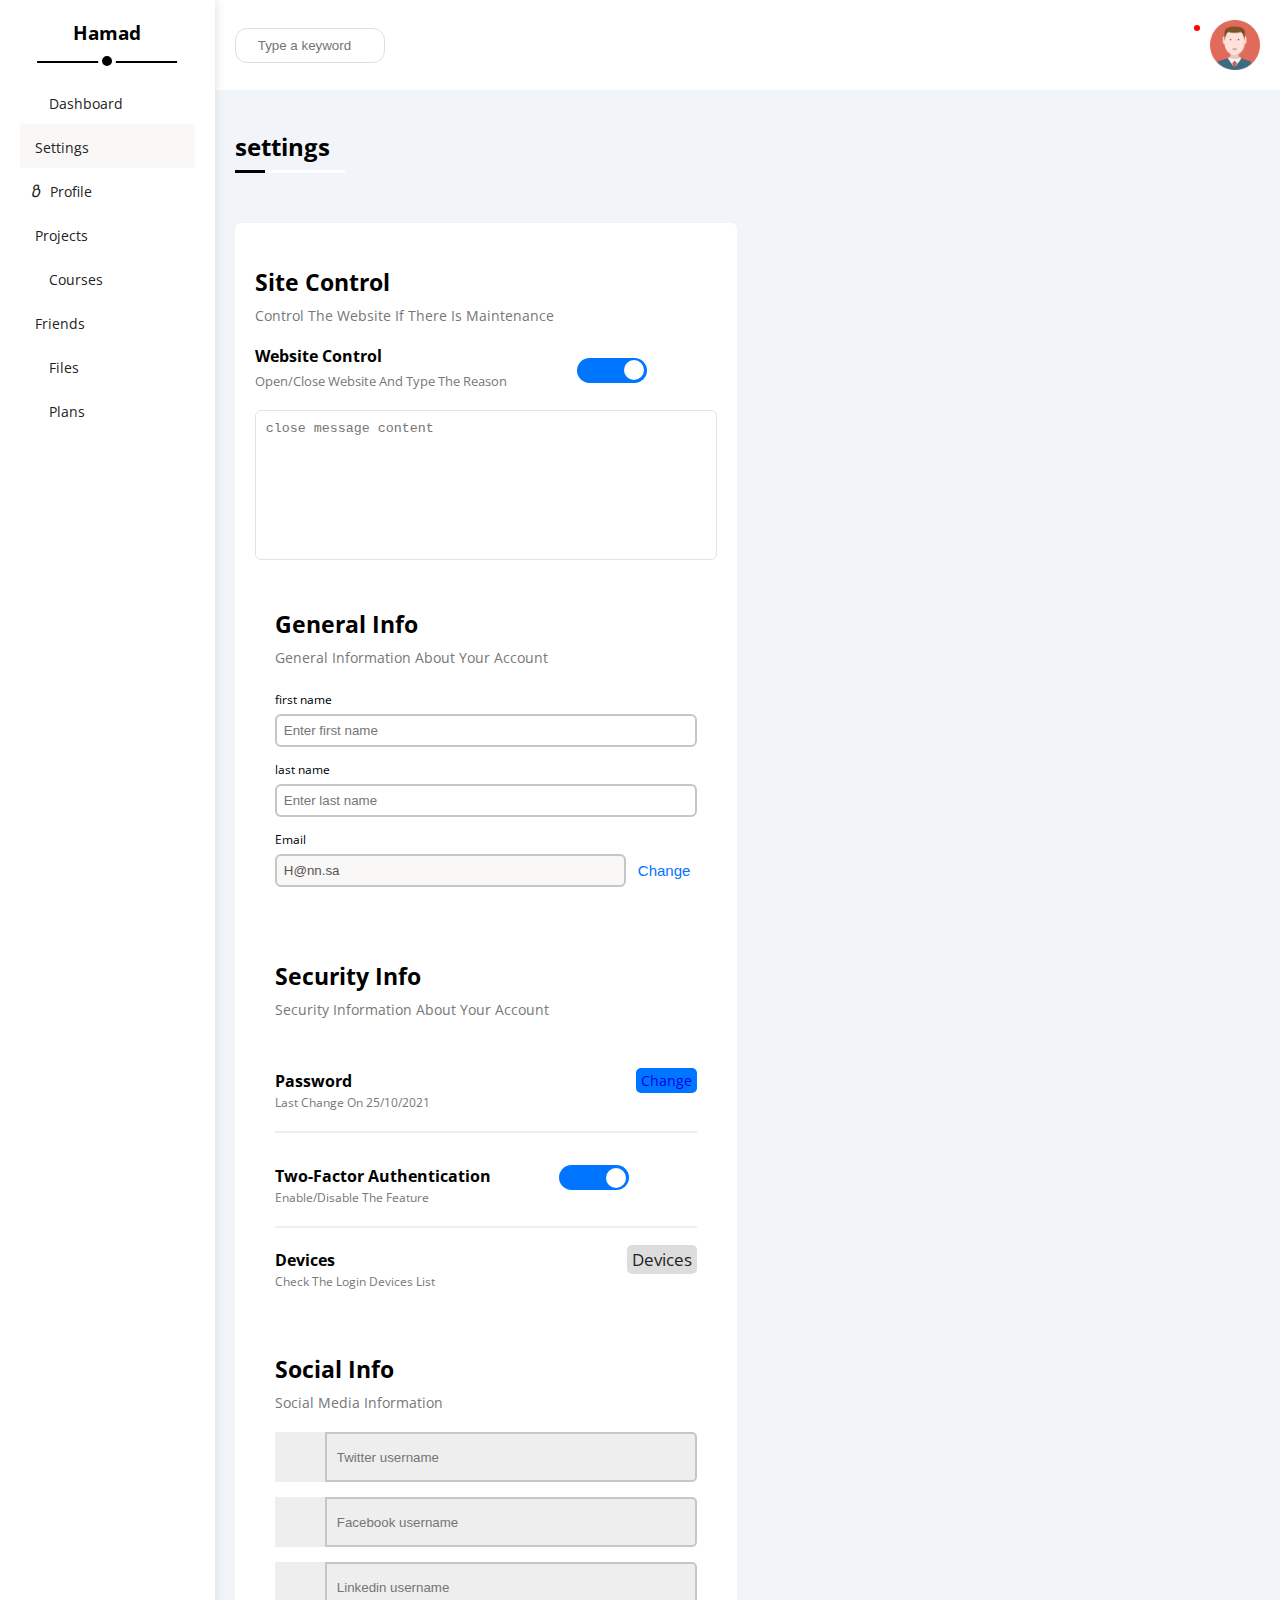
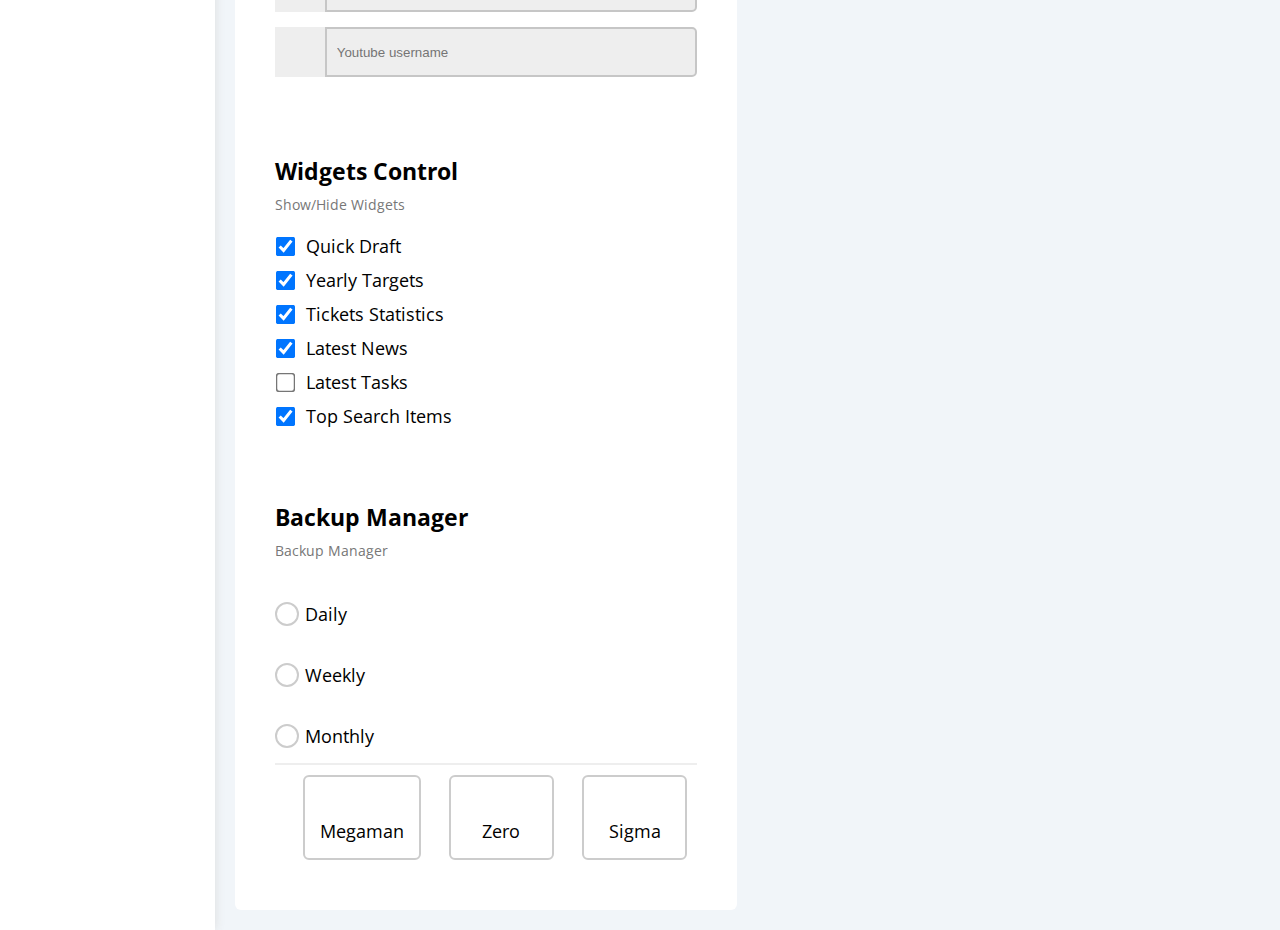
<file: settings.html>
<!DOCTYPE html>
<html lang="en">
<head>
    <meta charset="UTF-8">
    <meta http-equiv="X-UA-Compatible" content="IE=edge">
    <meta name="viewport" content="width=device-width, initial-scale=1.0">
    <title>settings</title>
    <link rel="stylesheet" href="css/framework.css">
    <link rel="stylesheet" href="css/all.min.css">
    <link rel="stylesheet" href="css/master.css">
    <link rel="preconnect" href="https://fonts.googleapis.com">
    <link rel="preconnect" href="https://fonts.gstatic.com" crossorigin>
    <link href="https://fonts.googleapis.com/css2?family=Open+Sans:wght@300;400;500;600;700;800&family=Poppins:ital,wght@0,100;0,200;0,300;0,400;0,500;0,600;0,700;0,800;0,900;1,100;1,200;1,300;1,400;1,500;1,600;1,700;1,800;1,900&family=Work+Sans:wght@200;500;700;800;900&display=swap" rel="stylesheet">
    <link rel="stylesheet" href="https://cdnjs.cloudflare.com/ajax/libs/font-awesome/6.4.0/css/all.min.css" integrity="sha512-iecdLmaskl7CVkqkXNQ/ZH/XLlvWZOJyj7Yy7tcenmpD1ypASozpmT/E0iPtmFIB46ZmdtAc9eNBvH0H/ZpiBw==" crossorigin="anonymous" referrerpolicy="no-referrer" />
</head>
<body>
    <div class="page d-flex">
        <div class="sidebar p-20 p-relative">
            <h3>Hamad</h3>
            <ul class="ul">
                <li>
                    <a  href="index.html">
                        <i class="fa-regular fa-chart-bar"></i>
                        <span>Dashboard</span>
                    </a>
                </li>
                <li>
                    <a class="active" href="settings.html">
                        <i class="fa-solid fa-gear"></i>
                        <span>Settings</span>
                    </a>
                </li>
                <li>
                    <a href="profile.html">
                        <i class="fa-solid fa-user-alt"></i>
                        <span>Profile</span>
                    </a>
                </li>
                <li>
                    <a href="projects.html">
                        <i class="fa-solid fa-diagram-project"></i>
                        <span>Projects</span>
                    </a>
                </li>
                <li>
                    <a href="courses.html">
                        <i class="fa-solid fa-graduation-cap"></i>
                        <span>Courses</span>
                    </a>
                </li>
                <li>
                    <a href="friend.html">
                        <i class="fa-solid fa-user-group"></i>
                        <span>Friends</span>
                    </a>
                </li>
                <li>
                    <a href="files.html">
                        <i class="fa-regular fa-file"></i>
                        <span>Files</span>
                    </a>
                </li>
                <li>
                    <a href="plans.html">
                        <i class="fa-solid fa-credit-card"></i>
                        <span>Plans</span>
                    </a>
                </li>
            </ul>
        </div>
        <div class="content ">
            <div class="head d-flex align-c justify-s bg-white p-20">
                <form action="">
                    <i class="fa-solid fa-magnifying-glass"></i>
                    <input type="search" placeholder="Type a keyword">
                </form>
                <div class="image-holder d-flex align-c">
                    <i class="fa-regular fa-bell"></i>
                    <img src="images2/avatar.png" alt="">
                </div>
            </div>
            <div class="text p-20">
                <h2>settings</h2>
            </div>
            <div class="wrapper p-20 d-grid gap-20">
                <div class="site-control bg-white p-20 rad-6">
                    <div class="saqf-text">
                        <h3>Site Control</h3>
                        <p>Control The Website If There Is Maintenance</p>
                    </div>
                    <div class="mohtawa">
                        <div class="control">
                            <div class="text flex-between">
                                <div class="word">
                                    <span class="f-bold">Website Control</span>
                                    <span class="c-grey f-13 p-t-5 ">Open/Close Website And Type The Reason</span>
                                </div>
                                <div class="toggle">
                                    <input type="checkbox" id="gender">
                                    <label for="gender">
                                        <div></div>
                                    </label>
                                </div>
                        </div>
                    </div>
                    <textarea placeholder="close message content"></textarea>

                </div>
                <div class="general-info p-20 bg-white rad-6">
                    <div class="saqf-text">
                    <h3>General Info</h3>
                    <p>General Information About Your Account</p>
                    </div>
                    <div class="info">
                        <label for="f-name">
                            first name
                            <input type="text" placeholder="Enter first name" id="f-name">
                        </label>
                        <label for="l-name">
                            last name
                            <input type="text" id="l-name" placeholder="Enter last name">
                        </label>
                        <div class="email">
                            <label for="email">Email</label>
                                <div class="flex-between">
                                    <input type="email" id="email" value="H@nn.sa" disabled >
                                     <input type="submit" value="Change">
                                </div>
                        </div>
                        
                    </div>
                </div>
                <div class="security-info bg-white rad-6 p-20">
                    <div class="saqf-text">
                        <h3>Security Info</h3>
                        <p>Security Information About Your Account</p>
                    </div>
                    <div class="contain">
                        <div class="password flex-between">
                            <div class="text">
                                <h4>Password</h4>
                                <span style="margin-top: -19px;font-size:12px;color: #777;">Last Change On 25/10/2021</span>
                            </div>
                            <div >
                                <a href="#" class="btn-type bg-blue f-14">Change</a>
                            </div>  
                        </div>
                        <div class="two-factor flex-between">
                            <div class="text">
                                <h4>Two-Factor Authentication</h4>
                                <span style="margin-top: -19px;font-size:12px;color: #777;">Enable/Disable The Feature</span>
                            </div>
                            <div class="toggle">
                                <input type="checkbox" id="gender">
                                <label for="gender">
                                    <div></div>
                                </label>
                            </div>                        
                        </div>
                        <div class="devices flex-between">
                            <div class="text">
                                <h4>Devices</h4>
                                <span style="margin-top: -19px;font-size:12px;color: #777;">Check The Login Devices List</span>
                            </div>
                            <a  style="background-color: #ddd;color:#222;font-size:17px" href="#" class="btn-type c-orange bg-grey-o">Devices</a>
                        </div>
                    </div>
                </div>
                <div class="social-info bg-white rad-6 p-20">
                    <div class="saqf-text">
                        <h3>Social Info</h3>
                        <p>Social Media Information</p>
                    </div>
                    <div class="social-boxes">
                        <div class="box flex-center">
                            <span>
                                <i class="fa-brands fa-twitter"></i>
                            </span>
                            <input class="input-type " type="text" placeholder="Twitter username">
                        </div>
                        <div class="box flex-between">
                            <span>
                                <i class="fa-brands fa-facebook-square"></i>
                            </span>
                            <input class="input-type" type="text" placeholder="Facebook username">
                        </div>
                        <div class="box flex-between">
                            <span>
                                <i class="fa-brands fa-linkedin"></i>
                            </span>
                            <input class="input-type " type="text" placeholder="Linkedin username">
                        </div>
                        <div class="box flex-between">
                            <span>
                                <i class="fa-brands fa-youtube"></i>
                            </span>
                            <input class="input-type" type="text" placeholder="Youtube username">
                        </div>
                    </div>
                </div>
                <div class="widget-controls bg-white rad-6 p-20">
                    <div class="saqf-text">
                        <h3>Widgets Control</h3>
                        <p>Show/Hide Widgets</p>
                    </div>
                    <div class="controls">
                        <div>
                            <input type="checkbox" checked id="Quick Draft">
                        <label for="Quick Draft">Quick Draft</label>
                        </div>
                        <div>
                            <input type="checkbox" checked id="Yearly Targets">
                            <label for="Yearly Targets">Yearly Targets</label>
                        </div>
                        <div>
                            <input type="checkbox" checked id="Tickets Statistics">
                            <label for="Tickets Statistics">Tickets Statistics</label>
                        </div>
                        <div>
                            <input type="checkbox" checked id="Latest News">
                            <label for="Latest News">Latest News</label>
                        </div>
                        <div>
                            <input type="checkbox" id="Latest Tasks">
                            <label for="Latest Tasks">Latest Tasks</label>
                        </div>
                        <div>
                            <input type="checkbox" checked id="Top Search Items">
                            <label for="Top Search Items">Top Search Items</label>
                        </div>
                        
                        
                        
                        
                        
                        
                    </div>
                </div>
                <div class="backup-manager p-20 bg-white rad-6">
                    <div class="saqf-text">
                        <h3>Backup Manager</h3>
                        <p>Backup Manager</p>
                    </div>
                    <div class="contain">
                        <div class="time">
                            <input type="radio" name="time" id="daily">
                            <label for="daily">Daily</label>
                            <input type="radio" name="time" id="weekly">
                            <label for="weekly">Weekly</label>
                            <input type="radio" name="time" id="mnthly">
                            <label for="mnthly">Monthly</label>
                        </div>
                        <div class="server-boxes flex-between gap-10">
                                <input type="radio" name="server" id="Megaman">
                                 <label for="Megaman">
                                    <div>
                                        <i class="fa-solid fa-server"></i>
                                        <span>Megaman</span>
                                    </div>
                                </label>
                                <input type="radio" name="server" id="Zero">
                                 <label for="Zero">
                                    <div>
                                        <i class="fa-solid fa-server"></i>
                                        <span>Zero</span>
                                    </div>
                                </label>
                                <input type="radio" name="server" id="Sigma">
                                 <label for="Sigma">
                                    <div>
                                        <i class="fa-solid fa-server"></i>
                                        <span>Sigma</span>
                                    </div>
                                </label>
                        </div>
                    </div>
                </div>
            </div>  
        </div>
    </div>
</body>
</html>
</file>
<file: css/framework.css>
.active{
    background-color: #faf7f7;
}
/* start Box */
.d-flex{
    display: flex;
}
.align-c{
    align-items: center;
}
.justify-s{
    justify-content: space-between;
}
.justify-c{
    justify-content: center;
}
.flex-column{
    flex-direction: column;

}
.flex-between{
    display: flex;
    align-items: center;
    justify-content: space-between;
}
.flex-center{
    display: flex;
    align-items: center;
    justify-content: center;
}
.d-grid{
    display: grid;
}
.gap-20{
    gap:20px;
}
.gap-10{
    gap:10px
}
.gap-6{
    gap:6px;
}
.gap-15{
    gap:15px
}
.p-relative{
    position: relative;
}
/* End Box */
/* start padding + margin */
.p-5{
    padding: 5px;
}
.p-10{
    padding: 10px;
}
.p-20{
    padding: 20px;
    
}
.p-t-10{
    padding-top: 10px;
}
.p-r-10{
    padding-right: 10px;
}
.p-b-10{
    padding-bottom: 10px;
}
.p-L-10{
    padding-left: 10px;
}
.p-t-5{
    padding-top: 5px;
}
.p-r-5{
    padding-right: 5px;
}
.p-b-5{
    padding-bottom: 5px;
}
.p-L-5{
    padding-left: 5px;
}
.m-20{
    margin: 20px;
}
.m-5{
    margin: 5px;
}
.m-t-5{
    margin-top: 5px;
}
.m-r-5{
    margin-right: 5px;
}
.m-b-5{
    margin-bottom: 5px;
}
.m-l-5{
    margin-left: 5px;
}
.m-5{
    margin: 5px;
}
.m-t-5{
    margin-top: 5px;
}
.m-r-5{
    margin-right: 5px;
}
.m-b-5{
    margin-bottom: 5px;
}
.m-l-5{
    margin-left: 5px;
}
.m-10{
    margin: 10px;
}
.m-t-10{
    margin-top: 10px;
}
.m-r-10{
    margin-right: 10px;
}
.m-b-10{
    margin-bottom: 10px;
}
.m-l-10{
    margin-left: 10px;
}
.m-15{
    margin: 15px;
}
.m-t-15{
    margin-top: 15px;
}
.m-r-15{
    margin-right: 15px;
}
.m-b-15{
    margin-bottom: 15px;
}
.m-l-15{
    margin-left: 15px;
}
.rad-6{
    border-radius: 6px;
}
.rad-10{
    border-radius: 10px;
}
.w-full{
    width: 100%;
}
.border-t{
    border-top: 2px solid #eee;
}
.border-b{
    border-bottom: 2px solid #eee;
}
/* start padding + margin */
/* start color */
.bg-white{
    background-color: white;
}
.bg-grey{
    background-color: #777;
}
.bg-grey-o{
    background-color: #eee;
}
.c-white{
    color: white;
}
.c-black{
    color: black;
}
.c-grey{
    color: #777;
}
.bg-blue{
    background-color: #0075ff;
}
.bg-orange{
    background-color: #f59e0b;
}
.bg-green{
    background-color: #22c55e;
}
.bg-red{
    background-color: #f44336;
}
.c-green{
    color: #22c55e;
}
.c-orange{
    color: #f59e0b;
}
.c-blue{
    color: #0075ff;
}
.c-red{
    color: #f44336;
}
.out-green{
    outline: 2px solid #22c55e;
}
.out-blue{
    outline: 2px solid #0075ff;
}
.out-orange{
    outline: 2px solid #f59e0b;
}
.out-red{
    outline: 2px solid #f44336;
}
.btn-type{
    padding: 3px 5px;
    cursor: pointer;
    border-radius: 5px;
    font-size: 14px;
}
/* End color */
/* font */
.f-10{
    font-size: 10px;
}
.f-11{
    font-size: 11px;
}
.f-12{
    font-size: 12px;
}
.f-13{
    font-size: 13px;
}
.f-14{
    font-size: 14px;
}
.f-bold{
    font-weight: bold;
}
/* font */
/* inout */
.txt-area{
    resize: none;
    height: 150px;
    width: 100%;
    margin-top: 20px;
    outline: none;
    border: 1px solid #c6c6c6;
    padding: 10px;
}
.input-type{
    display: block;
    padding: 10px;
    outline: none;
    border: 2px solid #c6c6c6;
    border-radius: 5px;
    margin-bottom: 15px;
    
}
/* inout */
</file>
<file: css/master.css>
:root {
    --blue-color: #0075ff;
    --blue-alt-color: #0d69d5;
    --orange-color: #f59e0b;
    --green-color: #22c55e;
    --red-color: #f44336;
    --grey-color: #888;
}
*{
    box-sizing: border-box;
}
::-webkit-scrollbar{
    width: 15px;
}
body::-webkit-scrollbar-track{
    background-color: white;
}
::-webkit-scrollbar-thumb{
    background-color: var(--blue-color);
}
body{
    margin: 0;
    font-family: "Open Sans",sans-serif;
    
    
}
*:focus{
    outline: none;
}
ul{
    list-style: none;
    padding: 0;
}
a{
    text-decoration: none;
}
.saqf-text h3{
    font-size: 23px;
}
.saqf-text p{
    font-size: 14px;
    color:#777;
    margin-top: -15px;
    margin-bottom: 20px;
}
/* --------------------------------------------*/
.page{
    min-height: 100vh;
    background-color: #f1f5f9;
}
.page .sidebar{
    width: 250px;
    background-color: white;
    box-shadow: 0 0 10px #ddd;
}
.page .sidebar h3{
    text-align: center;
    position: relative;
    margin: 0 0 35px;
}
.page .sidebar h3::before{
    content: "";
    position: absolute;
    height: 2px;
    width: calc(100% - 35px);
    background: black;
    bottom: -17.5px;
    left:50%;
    transform: translateX(-50%);
}
.page .sidebar h3::after{
    content: "";
    position: absolute;
    height: 10px;
    width: 10px;
    background: black;
    border-radius: 50%;
    bottom: -24.5px;
    left: 50%;
    transform: translateX(-50%);
    border: 4px solid white;
}
.page .sidebar a{
    text-align: left;
    display: block;
    padding: 10px;
    color: #222;
    font-size: 18px;
    transition: 0.3s;
}
.page .sidebar a:hover{
    background-color: #eee;
}
.page .sidebar a i{
    margin-right: 5px;
    font-size: 15px;
}
.page .sidebar a span{
    font-size: 14px;
}
.content{
    width: 100%;
    overflow: hidden;
}
.head form{
    position: relative;
}
.head form i{
    position: absolute;
    z-index: 4;
    left: 7px;
    top: 50%;
    transform: translateY(-50%);
    font-size: 13px;
}
.content .head input{
    width: 150px;
    height: 35px;
    padding: 10px;
    border-radius: 12px;
    position: relative;
    transition: 0.3s;
    padding-left: 22px;
    border:1px solid #ddd;
}
.content .head input:focus{
    width: 200px;
}
.content .head input::before{
    font-family: "Font Awesome 6 Free";
    content:"/f002";
    position: absolute;
    font-family: 900;
    color: red;
}
.head .image-holder i{
    font-size: 22px;
    margin-right: 10px;
    position: relative;
}
.head .image-holder i::after{
    content: "";
    position: absolute;
    height: 6px;
    width: 6px;
    border-radius: 50%;
    background-color: red;
    top: -5px;
    right: 0;
}
.page .content .head img{
    max-width: 50px;
}
.content > .text h2{
    position: relative;
}
.content > .text h2::before,.content > .text h2::after{
    content: "";
    position: absolute;
    bottom: -10px;
    left: 0;
    height: 3px;
}
.content > .text h2::before{
    width: 110px;
    background-color: white;
}
.content > .text h2::after{
    width: 30px;
    background-color: black;
}
.wrapper span{
    display: block;
}
.wrapper{
    grid-template-columns: repeat(auto-fill,minmax(450px,1fr));
    position: relative;
    /* overflow: hidden; */
}
.wrapper .welcome{
    position: relative;
    padding-bottom: 70px;
}
.wrapper .welcome .saqf{
    display: flex;
    justify-content: space-between;
    background: #f7f6f6;
    align-items: center;
}
.wrapper .welcome .saqf .txt{
    padding: 15px;
}
.wrapper .welcome span{
    margin-top: 10px;
    font-size: 16px;
    color: #777;
}
.wrapper .welcome .saqf img{
    max-width: 240px;
}
.welcome .image-avatar img{
    position: absolute;
    max-width: 50px;
    top: 86px;
    left: 96px;
    border: 3px solid white;
    border-radius: 50%;
}
.wrapper .welcome .info{
    display: flex;
    justify-content: space-evenly;
    align-items: center;
    border-top: 2px solid #ddd;
    border-bottom: 2px solid #ddd;
    margin-top: 40px;
}
.wrapper .welcome > a{
    width: fit-content;
    position: absolute;
    right: 15px;
    bottom: 10px;
    margin: 0;
    background: var(--blue-color);
    transition: 0.3s;
    color: white;
    cursor: pointer;
    padding: 8px;
}
.wrapper .welcome > a:hover{
    background-color: var(--blue-alt-color);
}
.quick{
    position: relative;
    padding-bottom: 40px;
}
.quick input{
    display: block;
}
.quick .text p{
    font-size: 15px;
    color: #777;
    margin-top: -5px;

}
.quick .input{
    margin-top: 10px;
    display: flex;
    align-items: center;
    flex-direction: column;
    justify-content: center;
}
.quick .input input,.quick .input textarea{
    width: 100%;
    margin-bottom: 16px;
    padding: 10px;
    resize: none;
    background-color: #f9f6f6;
    border-radius: 6px;
    outline: #eee;
    border: 2px solid #ccc;
}
.quick .input input[type=text]{
    height: 34px;
}
.quick .input textarea{
    height: 150px;
}
.quick .input input[type=submit]{
    width: fit-content;
    position: absolute;
    right: 35px;
    bottom: 11px;
    margin: 0;
    background: var(--blue-color);
    transition: 0.3s;
    color: white;
    cursor: pointer;
}
.quick .input input[type=submit]:hover{
    background-color: var(--blue-alt-color);
}
.targets{
}
.targets h4{
    color: #777;
}
.targets span{
    display: block;
    color: black;
}
.targets .progresses .progress{
    display: flex;
    align-items: center;
    gap:15px
}
.targets .progresses .progress i{
    background-color: red;
    padding: 15px;
    font-size: 25px;
    width: 80px;
    height: 80px;
    text-align: center;
    padding-top: 27px;
}
.targets .progresses .progress:nth-of-type(1) i{
    background-color:#0077ff3a;
    color: #0075ff;
}
.targets .progresses .progress:nth-of-type(2) i{
    background-color:#f59f0b36;
    color: #f59e0b;
}
.targets .progresses .progress:nth-of-type(3) i{
    background-color:#22c55e38;
    color:#22c55e;
}
.targets .progresses .progress .info{
    flex: 1;
}
.targets .progresses .progress .info .prog{
    height: 4px;
}
.targets .progresses .progress:nth-of-type(1) .info .prog{
    background:#0077ff2f;
}
.targets .progresses .progress:nth-of-type(1) .prog span{
    background-color: #0075ff;
    height: 100%;
    width: 80%;
}
.targets .progresses .progress:nth-of-type(2) .info .prog{
    background:#f59f0b5b;
}
.targets .progresses .progress:nth-of-type(2) .prog span{
    background-color: #f59e0b;
    height: 100%;
    width: 55%;
}
.targets .progresses .progress:nth-of-type(3) .info .prog{
    background:#22c55e67;
}
.targets .progresses .progress:nth-of-type(3) .prog span{
    background-color: #22c55e;
    height: 100%;
    width: 75%;
    height: 3px;
}
.targets .prog span{
    position: relative;
}
.targets .prog span::before{
    content: "";
    position: absolute;
    right: -14px;
    top: -28px;
    background-color: red;
    height: 20px;
    width: 28px;
    border-radius: 2px;
    font-size: 7px;
    text-align: center;
    color: white;
    padding: 1px;
}
.targets .prog span::after{
    content: "";
    position: absolute;
    right: -10px;
    top: -13px;
    border-style: solid;
    -webkit-font-smoothing: subpixel-antialiased;
    border-width: 10px 10px 10px 10px;
    border-color: red transparent transparent transparent;    
}
.targets .progress:nth-of-type(1) .prog span::before{
    content: "80%";
}
.targets .progress:nth-of-type(2) .prog span::before{
    content: "55%";
}
.targets .progress:nth-of-type(3) .prog span::before{
    content: "75%";
}
.targets .progress:nth-of-type(1) span::before{
    background-color: #0075ff;
}
.targets .progress:nth-of-type(1) span::after{
    border-top-color: #0075ff;
}
.targets .progress:nth-of-type(2) span::before{
    background-color: #f59e0b;
}
.targets .progress:nth-of-type(2) span::after{
    border-top-color: #f59e0b;
}
.targets .progress:nth-of-type(3) span::before{
    background-color: #22c55e;
}
.targets .progress:nth-of-type(3) span::after{
    border-top-color: #22c55e;
}
/* ---------------------------------*/
.tickets-statistics .tickets{
    grid-template-columns: repeat(auto-fill,minmax(220px,1fr));
    gap: 10px;
    
}
.tickets-statistics .tickets .ticket{
    border: 2px solid #777;
    text-align: center;
    padding: 15px;
    border-radius: 6px;
}
.tickets-statistics .tickets .ticket h3{
    font-size:24px;
}
.tickets-statistics .tickets .ticket span{
    color: #777;
    font-size: 12px;
}
/* --------------------------- */
.latest-news .news {
    display: flex;
    justify-content: center;
    flex-direction: column;
    gap:20px
    
} 
.latest-news .news .new {
    display: flex;
    align-items: center;
    justify-content: space-between;
    gap: 15px;

}
.latest-news .news .new:not(:last-of-type){
    border-bottom: 2px solid #eee;
} 
.latest-news .news .new > .image{
    width:fit-content;
}
.latest-news .news .new > .image img{
    max-width: 110px;
}
.latest-news .news .new > .text{
    margin-left:0;
    text-align: left;
} 
.latest-news .news .new > .text h4{
    letter-spacing: -1px;
    font-weight: bolder;
} 
.latest-news .news .new > .text p{
    font-size: 12px;
    color: #777;
    margin-top:-10px
}
.latest-news .new span{
    font-size: 12px;
    background-color: #eee;
    padding: 5px 10px;
    border-radius: 5px;
}
 /*-------------------------------  */
 .latest-tasks .tasks{
    display: flex;
    flex-direction: column;
    justify-content: center;
 }
 .latest-tasks .saqf-text h3{
    margin: 0;
    font-size: 23px;
 }
 .latest-tasks .task{
    display: flex;
    align-items: center;
    justify-content: space-between;
    margin: 0;
    
 }
 .latest-tasks .task:not(:last-of-type){
    border-bottom: 2px solid #eee;
 }
 .latest-tasks .task p{
    margin-top: -13px;
    color: #777;
 }
 .latest-tasks .task del{
    opacity: 0.5;
 }
 .latest-tasks .task i{
    cursor: pointer;
    transition: 0.3s;
 }
 .latest-tasks .task:nth-of-type(4) i{
    opacity: 0.2;
 }
 .latest-tasks .task:not(:nth-of-type(4)) i:hover{
    color: var(--red-color);
 }
 /* ----------------------------- */
 .top-search .comparative{
    display: flex;
    flex-direction: column;
    justify-content: center;
    gap:25px
 }
 .top-search .comparative span{
    display: block;
 }
 .top-search .comparative .comparative-items{
    display: flex;
    justify-content: space-between;
    align-items: center;
    color: #777;
 }
 .top-search .comparative .copare{
    display: flex;
    justify-content: space-between;
    align-items: center;
 }
 .top-search .comparative .copare span:nth-of-type(2){
    font-size: 14px;
    background-color: #f9f6f6;
    padding: 5px 10px;
 }
 /* ------------------------ ---------------*/
 .latest-uploads .uploads{
    display: flex;
    flex-direction: column;
    gap: 15px;
    justify-content: center;
 }
 .latest-uploads .upload:not(:last-of-type){
    border-bottom: 2px solid #eee;
    margin-bottom: 4px;
 }
 .latest-uploads .upload img{
    width: 39px;
    margin-right: 10px;
 }
 .latest-uploads .icontext span:nth-of-type(2){
    color:#777;
    font-size: 12px;
    padding: 5px 0;
 }
 .latest-uploads .size span{
    background-color: #eee;
    padding: 4px 5px;
    font-size: 14px;
 }
 /* ---------------------------- */
 .last-project-progress .steps{
    position: relative;
    padding-left: 20px;
 }
 .last-project-progress .steps::before{
    content: "";
    height: 100%;
    position: absolute;
    width: 2px;
    background-color: var(--blue-color);
    left: 0;
    top: 0;
 }
.last-project-progress .steps::after{
    content: "";
    position: absolute;
    right:10px;
    bottom: 10px;
    width: 100px;
    height: 100px;
    background-image: url(../../../images2/project.png);
    background-size: cover;
    opacity: 0.3;
 }
 .last-project-progress .steps .step{
    position: relative;
    
 }
 .last-project-progress .steps .step:not(:last-of-type){
    margin-bottom: 5px;
 }
 .last-project-progress .steps .step::before{
    content: "";
    position: absolute;
    width: 20px;
    height: 20px;
    left: -20px;
    background-color: white;
    border-radius: 50%;
    transform: translateX(-50%);
    border: 3px solid var(--blue-color);
    padding: 1px;
 }
 .last-project-progress .steps .step:not(:last-of-type):after{
    content: "";
    position: absolute;
    width: 18px;
    height: 18px;
    border-radius: 50%;
    background-color: var(--blue-color);
    left: -20.2px;
    top: 50%;
    transform: translate(-50%,-34%);
}
 }
 .last-project-progress .steps .step:nth-of-type(4):after{
    animation:shaghl 1.5s linear infinite ;
 }
/*-------------------------------- */
.reminders .reminder-items{
    padding-left: 45px;
}
.reminders .reminder-items .reminder{
    position: relative;
    
}
.reminders .reminder-items .reminder::before{
    content: "";
    position: absolute;
    left:-35px;
    width: 15px;
    height: 15px;
    top: 50%;
    border-radius: 50%;
    background-color: #22c55e;
    transform: translate(-50%,-50%);
}
.reminders .reminder-items .reminder::after{
    content:"";
    position: absolute;
    left:-15px;
    top:0;
    height: 100%;
    width: 3px;
    background-color: #0075ff;
}
.reminders .reminder-items .reminder:nth-of-type(1):before,.reminders .reminder-items .reminder:nth-of-type(1)::after{
    background-color: var(--blue-color);
}
.reminders .reminder-items .reminder:nth-of-type(2):before,.reminders .reminder-items .reminder:nth-of-type(2)::after{
    background-color:var(--green-color) ;
}
.reminders .reminder-items .reminder:nth-of-type(3):before,.reminders .reminder-items .reminder:nth-of-type(3)::after{
    background-color: var(--orange-color);
}
.reminders .reminder-items .reminder:nth-of-type(4):before,.reminders .reminder-items .reminder:nth-of-type(4)::after{
    background-color:var(--red-color) ;
}
.reminders .reminder-items .reminder span:nth-of-type(1){
    font-weight: bold;
    margin-bottom: 10px;
}
.reminders .reminder-items .reminder span:nth-of-type(2){
    color: #777;
    font-size: 12px;
}
/* ------------------------ */
.social-stats .social{
    display: flex;
    align-items: center;
    justify-content: space-between;
    background-color: #0077ff2a;
    padding-right: 10px;
}
.social-stats .social:not(:last-of-type){
    margin-bottom: 15px;
}
.social-stats .social .icon{
    display: flex;
    align-items: center;
    gap:10px;
    
}
.social-stats .social .icon i{
    font-size: 32px;
    display: flex;
    align-items: center;
    justify-content: center;
    background-color: #0075ff;
    width: 54px;
    height: 54px;
    color: white;
}
/* ---------------------------- */
.projects-table .table-responsive{
    overflow-x: auto;
}
.projects-table table{
    min-width:1000px;
    border-spacing: 0;
    
}
.projects-table table thead td{
    background-color: #eee;
    font-weight: bold;
    font-size: 14px;
}
.projects-table table tbody td{
    border-left: 2px solid #eee;
    border-bottom: 2px solid #eee;
    transition: 0.3s;
    
}
.projects-table table tbody td:last-of-type{
    border-right:2px solid #eee ;
}
.projects-table table tbody tr:hover td{
    background-color: #faf7f7;
}
.projects-table table td{
    padding: 15px;
}
.projects-table table img{
    width: 32px;
    height: 32px;
    border-radius: 50%;
    border:3px solid white;
}
.projects-table table img:not(:first-child){
    margin-left: -20px;
}
/* ------------------------ */
/* settings */
.site-control .control .change,.two-factor .change{
    height: 30px;
    min-width: 70px;
    border-radius: 16px;
    background-color: var(--blue-color);
    position: relative;
    cursor: pointer;

}
.site-control .control .change::before,.two-factor .change::before{
    /* f00d  x*/
    font-family: "Font Awesome 6 Free";
    content: "\f00c";
    font-weight: 900;
    position: absolute;
    right: -7px;
    top: 50%;
    transform: translate(-50%,-50%);
    background: white;
    padding: 3px;
    border-radius: 50%;
    color: var(--blue-color);
    transition: 0.5s;
}
.site-control .control .change::after,.two-factor .change::after{
    font-family: "Font Awesome 6 Free";
    content: "\f00d";
    font-weight: 900;
    position: absolute;
    left: 12px;
    top: 50%;
    transform: translate(-50%,-50%);
    background: white;
    padding: 3px;
    border-radius: 50%;
    color: var(--blue-color);
    display: none;
    transition: 0.9s;
    color:#ddd
}
.site-control .control .change:hover,.two-factor .change:hover{
    background-color: #ddd;
}
.site-control .control .change:hover::before,.two-factor .change:hover::before{
    display: none;
}
.site-control .control .change:hover::after,.two-factor .change:hover::after{
    display: block;
    transition-delay: 1s;   
}
.site-control .mohtawa textarea{
    resize: none;
    height: 150px;
    width: 100%;
    margin-top: 20px;
    outline: none;
    border: 1px solid #e3e3e3;
    padding: 10px;
    border-radius: 6px;
}
/* --------------------- */
.general-info label{
    font-size: 12px;
}
.general-info input{
    margin-top: 5px;
    margin-bottom: 10px;
    display: block;
    width: 100%;
    padding: 7px;
    outline: none;
    border: 2px solid #c6c6c6;
    border-radius: 6px;
}
.general-info  .email input{
    width: fit-content;
}
.general-info input[type=email]{
    flex:1;
    margin-right: 5px;
}
.general-info input[type=email]:disabled{
    background-color:#faf7f7;
}
.general-info input[type=submit]{
    color:var(--blue-color);
    cursor: pointer;
    background-color:white;
    border: none;
    font-size: 15px;
}
.security-info .contain >div:not(:last-of-type){
    border-bottom:2px solid #eee;
    padding-top: 10px;
    padding-bottom: 20px;
}
.social-info .box{
    margin-bottom: 15px;
    height: 50px;
}
.social-info .box input{
    width: fit-content;
    flex:1;
    display: flex;
    align-items: center;
    justify-content: center;
    margin: 0;
    border-top-left-radius: 0 ;
    border-bottom-left-radius: 0 ;
    height: 100%;
    background-color: #eee;
}
.social-info .box span{
    background-color: #eee;
    height: 100%;
    width: 50px;
    padding: 10px;
    display: flex;
    align-items: center;
    justify-content: center;
}
.social-info .box span i{
    font-size: 20px;
}
.widget-controls .controls >div{
    margin-bottom: 10px;
}
.widget-controls input,.widget-controls label{
    cursor: pointer;
    font-size: 18px;
}
.widget-controls input{
    transition: 0.4s;
    transform: scale(1.5);
    margin-right: 10px;
}
.widget-controls input:checked{
    transform: rotate(720deg) scale(1.5);
}
.backup-manager .contain .time input{
    -webkit-appearance: none;
    appearance:none;
}
.backup-manager .contain .time label{
    display: block;
    margin-bottom: 15px;
    padding-left: 30px;
    font-size: 18px;
    cursor: pointer;
    position: relative;
    transition: 0.3s;
}
.backup-manager .contain .time label::before{
    content: "";
    position: absolute;
    height: 20px;
    width: 20px;
    background-color: white;
    border: 2px solid #ccc;
    left: 0;
    top:50%;
    transform: translateY(-50%);
    border-radius: 50%;
    transition: 0.3s;
}
.backup-manager .contain .time label::after{
    content: "";
    position: absolute;
    height: 12px;
    width: 12px;
    background-color: var(--blue-alt-color);
    left:5px;
    top:50%;
    transform: translateY(-50%);
    border-radius: 50%;
    display: none;
    transition: 0.3s;
}
.backup-manager .contain .time input:checked +label::before{
    border-color: #0075ff;
}
.backup-manager .contain .time input:checked +label::after{
    display: block;
}
.backup-manager .contain .server-boxes{
    margin-top: 10px;
    border-top: 2px solid #eee;
    margin-top: 15px;
    border-top: 2px solid #eee;
    padding: 10px;
    
}
@media (max-width:767px){
    .backup-manager .contain .server-boxes{
        flex-wrap: wrap;
    }
}
.backup-manager .contain .server-boxes label{
    display: block;
    text-align: center;
    border: 2px solid #ccc;
    width: 100%;
    padding: 15px;
    border-radius: 6px;
    cursor: pointer;
}
.backup-manager .contain .server-boxes label i{
    font-size: 20px;
    margin-bottom: 10px;
}
.backup-manager .contain .server-boxes label span{
    font-size: 18px;
}
.backup-manager .contain .server-boxes input{
    appearance: none;
    -webkit-appearance:none;
}
.backup-manager .contain .server-boxes input:checked +label{
    border-color: #0075ff;
    color: #0075ff;
}
.wrapper-profile {
    grid-template-columns:repeat(auto-fill,minmax(500px,1fr)) ;
}
.profile-welcome .image{
    padding: 20px;
    text-align: center;
    margin-right: 40px;
}
.profile-welcome .image span{
    display: block;
}
.profile-welcome .image span:nth-of-type(1){
    font-size: 18px;
    font-weight: bold;
    margin-top: 10px;
}
.profile-welcome .image span:nth-of-type(2){
    color:#777
}
.profile-welcome .image .progress{
    background-color: #777;
    height:6px;
    margin-bottom: 6px;
}
.profile-welcome .image .progress span{
    display: block;
    height: 100%;
    background-color:var(--blue-color);
}
.profile-welcome .image i{
    color: #f59e0b;
    font-size: 14px;
    margin-bottom: 5px;
}
.profile-welcome .image span:nth-of-type(3){
    color:#777;
    font-size: 12px;
}
.profile-welcome img{
    max-width: 150px;
}
.profile-welcome .info{
    flex: 1;
}
.profile-welcome .info >div{
    padding: 10px;
    display: flex;
    align-items: center;
    justify-content: space-between;
    gap:40px;
    flex-wrap: wrap;
}
.profile-welcome .info >div:not(:last-of-type){
    border-bottom: 2px solid #eee;
}
.profile-welcome .info >div .inform > span{
    display: block;
    margin-bottom: 5px;
}
.profile-welcome span {
    font-size: 15px;
    color: #777;
}
.profile-welcome span span{
    color:black;
    font-size:16px;
    font-weight: 600;
}
 .toggle{
    text-align: center;
    flex: 1;
}
.toggle input{
    display: block;
    appearance: none;
    -webkit-appearance:none ;
}
.toggle label{
    text-align: center;
    cursor: pointer;
}
.toggle label div{
    height: 25px;
    width: 70px;
    background: var(--blue-color);
    border-radius: 15px;
    text-align: center;
    margin: auto;
    position: relative;
}
.toggle label div::before{
    font-family: "Font Awesome 6 Free";
    content: "\f00c";
    position: absolute;
    font-weight: 900;
    height: 20px;
    width: 20px;
    background-color: white;
    border-radius: 50%;
    top:2.5px;
    right: 2.6px;
    font-size: 12px;
    display: flex;
    align-items: center;
    justify-content: center;
    color: var(--blue-color);
    transition: 0.6s;
}
.toggle label div::after{
    font-family: "Font Awesome 6 Free";
    content: "\f00d";
    position: absolute;
    font-weight: 900;
    height: 20px;
    width: 20px;
    background-color: white;
    border-radius: 50%;
    top:2.5px;
    left: 2.6px;
    font-size: 12px;
    display: flex;
    align-items: center;
    justify-content: center;
    display: none;
    text-align: center;
    transition: 0.6s;
    color: #ddd;
}
.toggle input:checked +label div{
    background-color: #ddd;
}
.toggle input:checked +label div::before{
    display: none;
}
.toggle input:checked +label div::after{
    display: flex;
    transition-delay: 0.6s;
}

.my-skills .cont >div{
    padding: 18px 5px;
    border-bottom: 2px solid #faf2f2;
}
.latest-activities{
    width: fit-content;
}
.latest-activities .content .boxes{
    display: flex;
    flex-wrap: wrap;
    gap:20px;
    align-items: center;
}
.latest-activities .content .boxes .box{
    width: 100%;
    padding:15px;
}
.latest-activities .content .boxes .box .image{
    display: flex;
    align-items: center;
    gap:15px
}
.latest-activities .content .boxes .box .image h5{
    font-size: 23px;
    margin: 5px 0 10px;
}
.latest-activities .content .boxes .box .image span{
    display: block;
}
.latest-activities .content .box img{
    width: 72px;
}
.latest-activities .content .boxes .box .time{
    text-align: center;
}
.latest-activities .content .boxes .box .time span{
    display: block;
}
.latest-activities .content .boxes .box .time span:nth-of-type(2){
    color:#666
}
/* settings */
.proj-wrapper{
    grid-template-columns: minmax(500px,1fr);
}
.proj-wrapper .dashbo .images{
    padding: 20px 0;
    border-bottom: 2px solid #eee;
}
.proj-wrapper img{
    max-width: 36px;
    border-radius: 50%;
    cursor: pointer;
    border: 2px solid white;
    
}
.proj-wrapper .dashbo img:not(:first-child){
    margin-left: -15px;
}
.proj-wrapper .dashbo img:hover{
    position: relative;
    z-index: 43;
}
.proj-wrapper .services {
    padding: 20px 0;
    display: flex;
    gap:15px;
    justify-content: flex-end;
    border-bottom: 2px solid #eee;
}
.proj-wrapper .services span{
    font-size: 14px;
}
.proj-wrapper .quality .progress{
    background-color: rgba(255, 0, 0, 0.048);
    height: 7px;
    width: 250px;
    border-radius: 6px;
}
.proj-wrapper .quality{
    flex-wrap: wrap;
    gap:30px
}
.proj-wrapper .quality .progress span{
    background-color: red;
    height: 100%;
    display: block;
    border-radius: 6px
}
.courses-mohtaw{
    padding: 20px;
    display: grid;
    grid-template-columns: repeat(auto-fill,minmax(260px,1fr));
    gap:15px;
}
.courses-mohtaw >div{
    background-color: white;
    overflow: hidden;
    border-radius: 6px;
    position: relative;
}
.courses-mohtaw >div img{
    max-width: 100%;
}
.courses-mohtaw >div .text{
    padding: 15px;
}
.courses-mohtaw >div .text h4{
    letter-spacing: 0px;
    font-size: 15px;
    margin-top: 0;
}
.courses-mohtaw >div .text p{
    color: #777;
    font-size: 14px;
    line-height: 1.7;
}
.courses-mohtaw >div .info{
    display: flex;
    align-items: center;
    justify-content: space-between;
    padding: 15px;
    border-top: 2px solid #eee;
    color: #777;
    font-size: 12px;
    position: relative;
}
.courses-mohtaw >div .info span{
    color: #777;
}
.courses-mohtaw >div .info .more-info{
    position: absolute;
    width: 92px;
    height: 22px;
    background-color: var(--blue-color);
    border-radius: 6px;
    top: -12px;
    left: 50%;
    transform: translateX(-50%);
    color:white;
    text-align: center;
    display: flex;
    align-items: center;
    justify-content: center;
    font-weight: bold;
    padding: 5px;
    padding-bottom: 6px;
}
.courses-mohtaw .circle{
    position: absolute;
    width: 42px;
    top: 16px;
    left: 16px;
    border-radius: 50%;
    border: 1px solid white;
}
.friends-mohtawa{
    display: grid;
    grid-template-columns: repeat(auto-fill,minmax(260px,1fr));
    gap:20px;
    padding: 20px;
}
.friends-mohtawa >div{
    background-color: white;
    padding: 20px;
    border-radius: 6px;
}
.friends-mohtawa >div .image {
    text-align: center;
    position: relative;
    padding: 10px 0;
}
.friends-mohtawa >div .image .commn{
    position: absolute;
    top: 0px;
    left: -7px;
}
.friends-mohtawa >div .image .commn a{
    color: #777;
    background-color: #eee;
    padding: 8px;
    font-size: 14px;
    height: 16px;
    width: 16px;
    border-radius: 50%;
    margin-right:5px;
    transition: 0.3s;
}
.friends-mohtawa >div .image .commn a:nth-of-type(2){
    width: 22px;
}
.friends-mohtawa >div .image .commn a:hover{
    background-color: var(--blue-color);
    color:white
}
.friends-mohtawa >div .image img{
    width: 102px;
    border-radius: 50%;
}
.friends-mohtawa >div .image span{
    display: block;
}
.friends-mohtawa >div .image span:nth-of-type(1){
    font-weight: bold;
    margin-top: 5px;
    letter-spacing: -1px;
}
.friends-mohtawa >div .image span:nth-of-type(2){
    color: #777;
    font-size: 12px;
    margin-top: 4px;
}
.friends-mohtawa >div .info{
    margin-top: 10px;
    border-top: 2px solid #eee;
    padding: 15px 0;
    position: relative;
}
.friends-mohtawa >div:nth-of-type(1) .info::before{
    content: "VIP";
    position: absolute;
    right:15px;
    top:50%;
    transform: translateY(-50%);
    font-size: 36px;
    font-weight: bold;
    color:#fdd90bde;
    opacity: 0.4;
}
.friends-mohtawa >div .info .inf{
    padding: 6px 0;
    display: flex;
    align-items: center;
    gap:10px;
    font-size: 14px;
}
.friends-mohtawa >div .info .inf i,.friends-mohtawa >div .info .inf span{
    display: block;
    margin: 0;
}
.friends-mohtawa >div .join{
    display: flex;
    align-items: center;
    justify-content: space-between;
    padding: 10px 0;
    border-top: 2px solid #eee;
}
.friends-mohtawa >div .join span{
    display: block;
    font-size: 12px;
    color:#777
}
.friends-mohtawa >div .join a{
    font-size:12px;
    padding:5px 6px
}
.files-container .files-mohtaw{
    display: grid;
    grid-template-columns: repeat(auto-fill,minmax(250px,1fr));
    gap:20px;
    flex: 1;
}
.files-container .files-mohtaw >div{
    background-color: white;
    padding: 20px 20px 10px 20px;
    border-radius: 6px;
    overflow: hidden;
}
.files-container .files-mohtaw >div .image{
    text-align: center;
    position: relative;
    padding: 20px 0;
    border-bottom: 2px solid #eee;
}
.files-container .files-mohtaw >div .image .download{
    position: absolute;
    left: -5px;
    top: -15px;
    color: #777;
}
.files-container .files-mohtaw >div:hover img{
    transform: rotate(3deg);
}
.files-container .files-mohtaw >div img{
    width: 64px;
    transition: 0.3s;
}
.files-container .files-mohtaw >div span{
    display: block;
    font-size: 12px;
}
.files-container .files-mohtaw >div .image span:nth-of-type(1){
    margin-top: 10px;
}
.files-container .files-mohtaw >div .image span:nth-of-type(2){
    position: absolute;
    left: -10px;
    bottom: 10px;
    color:#777;
    font-size: 10px;
}
.files-container .files-mohtaw >div .info{
    padding:5px 0;
}
.files-container .files-mohtaw >div .info span{
    color:#777;
    font-size: 10px;
}
.files-stats {
    position: relative;
    padding: 20px;
    width: 300px;
    right: 25px;
    top:25px;
    border-radius: 6px;
    overflow: hidden;
}
.files-stats .stats-files .stat{
    border: 2px solid #eee;
    padding: 10px;
    display: flex;
    align-items: center;
    justify-content: space-between;
}
.files-stats .stats-files .stat:not(:last-of-type){
    margin-bottom: 15px;
}
.files-stats .stats-files .icon i{
    height: 40px;
    width: 40px;
    background-color:#0077ff57;
    display: flex;
    align-items: center;
    padding: 10px;
    font-size: 21px;
    color:var(--blue-color);
    justify-content: center;
}
.files-stats .stats-files span{
    display: block;
    font-size: 12px;
    color:#777
}
.files-stats .stats-files .icon .text span:nth-of-type(1){
    margin-bottom: 5px;
    color: black;
}
.files-stats .upload{
    margin: auto;
    width: fit-content;
    margin-top: 25px;
}
.files-stats .upload a{
    background-color: var(--blue-color);
    padding: 8px 12px;
    border-radius: 6px;
    color: white;
    transition: 0.3s;
    font-size: 14px;
}
.files-stats .upload a:hover{
    background-color: var(--blue-alt-color);
}
.files-stats .upload a i{
    display: inline-block;
    margin-right: 5px;
    
}
.files-stats .upload a:hover i{
    animation: up-down 1s linear infinite;
}
.plans-mohtawa{
    display: grid;
    grid-template-columns: repeat(auto-fill,minmax(380px,1fr));
    gap:20px;
    padding: 20px;
}
.plans-mohtawa .box{
    padding:0;
}
.plans-mohtawa .box .saqf{
    padding: 15px;
    text-align: center;
    border: 3px solid white;
    outline-width:3px;
}
.plans-mohtawa .box .saqf h4{
    color:white;
    font-size: 23px;
    margin: 0;
}
.plans-mohtawa .box .saqf span{
    display: block;
    font-size: 36px;
    display: block;
    margin: auto;
    font-weight: 600; 
    margin-top:4px;
    color: white;
    position: relative;
    width: fit-content;
   
}
.plans-mohtawa .box .saqf span::before{
    font-family: "Font Awesome 6 Free";
    content: "\24";
    position: absolute;
    left: -12px;
    font-size: 15px;
}
.plans-mohtawa .box .cont{
    padding:15px;
}
.plans-mohtawa .box .cont li{
    font-size: 15px;
    position: relative;
    padding: 15px 0;
    
}
.plans-mohtawa .box .cont li{
    border-bottom: 2px solid #eee;
}
.plans-mohtawa .box .cont li::before{
    font-family: "Font Awesome 6 Free";
    content: "\f00c";
    font-weight: 900;
    font-family: "Font Awesome 6 Free";
    content: "\f00c";
    font-weight: 900;
    margin: 0 5px;
    font-size: 14px;
}
.plans-mohtawa .box .cont li.green::before{
    color: var(--green-color);
}
.plans-mohtawa .box .cont li:not(.green):before{
    content: "\f00d";
    color:var(--red-color)
}
.plans-mohtawa .box .cont li::after{
    font-family: "Font Awesome 6 Free";
    content: "\f05a";
    font-weight: 900;
    position: absolute;
    right: 0;
    color: #777;
    cursor: pointer;
}
.plans-mohtawa .box .cont .join a{
        display: block;
    padding: 8px 35px;
    border-radius: 5px;
    text-transform: capitalize;
    font-size: 15px;
    color: white;
    font-weight: bold;
    margin: auto;
    width: fit-content;
    border: 3px solid #ffff;
    outline: 3px solid #ddd;
}
.plans-mohtawa .box:nth-of-type(2) .cont li::before{
    font-family: "Font Awesome 6 Free";
    content: "\f00c";
    font-weight: 900;
    font-family: "Font Awesome 6 Free";
    content: "\f00c";
    font-weight: 900;
    margin: 0 5px;
    font-size: 14px;
}
.plans-mohtawa .box:nth-of-type(2) .cont li:not(.green):before{
    content: "\f00d";
    color:var(--red-color)
}
.plans-mohtawa .box:nth-of-type(3) .join {
    text-align: center;
    color:#777
}
/* ------------------------------ */
/* ------------------------------- */
/* ------------------------------ */
@media (max-width:767px){
 
    .sidebar{
        max-width:10px;
        padding: 15;
        display: flex;
        flex-direction: column;
        align-items: center;

    }
    .sidebar a span{
        display: none;
    }
    .sidebar >h3{
        text-align: center;
        position: relative;
        margin: 0 0 35px;
        font-size: 10px;
    }
    .sidebar >h3::before{
        min-width: 100%;
    }
    .sidebar >h3::after{

    }
    .sidebar ul{
        width: fit-content;
    }
    body >.page >.content{
        padding: 0;
    }
    body >.page >.content >div{
        padding: 10;
        grid-template-columns: repeat(auto-fill,minmax(275px,1fr));
    }
    .profile-welcome{
        flex-direction: column;
    }
    .proj-wrapper .services{
        justify-content: center;
    }
    .proj-wrapper .services span{
        font-size: 10px;
    }
    .files-container{
        flex-direction: column-reverse;
    }
    .files-stats{
        right: 0;
    }
    .general-info input[type=submit]{
        font-size: 8px;
    }
}
/* ----------------------------- */
@keyframes shaghl {
    0%,100%{
        opacity: 1;
    }
    50%{
        opacity: 0;
    }
}
@keyframes up-down {
    0%,100%{
        transform: translateY(0);
    }
    50%{
        transform: translateY(-4px);
    }
    
}
</file>
